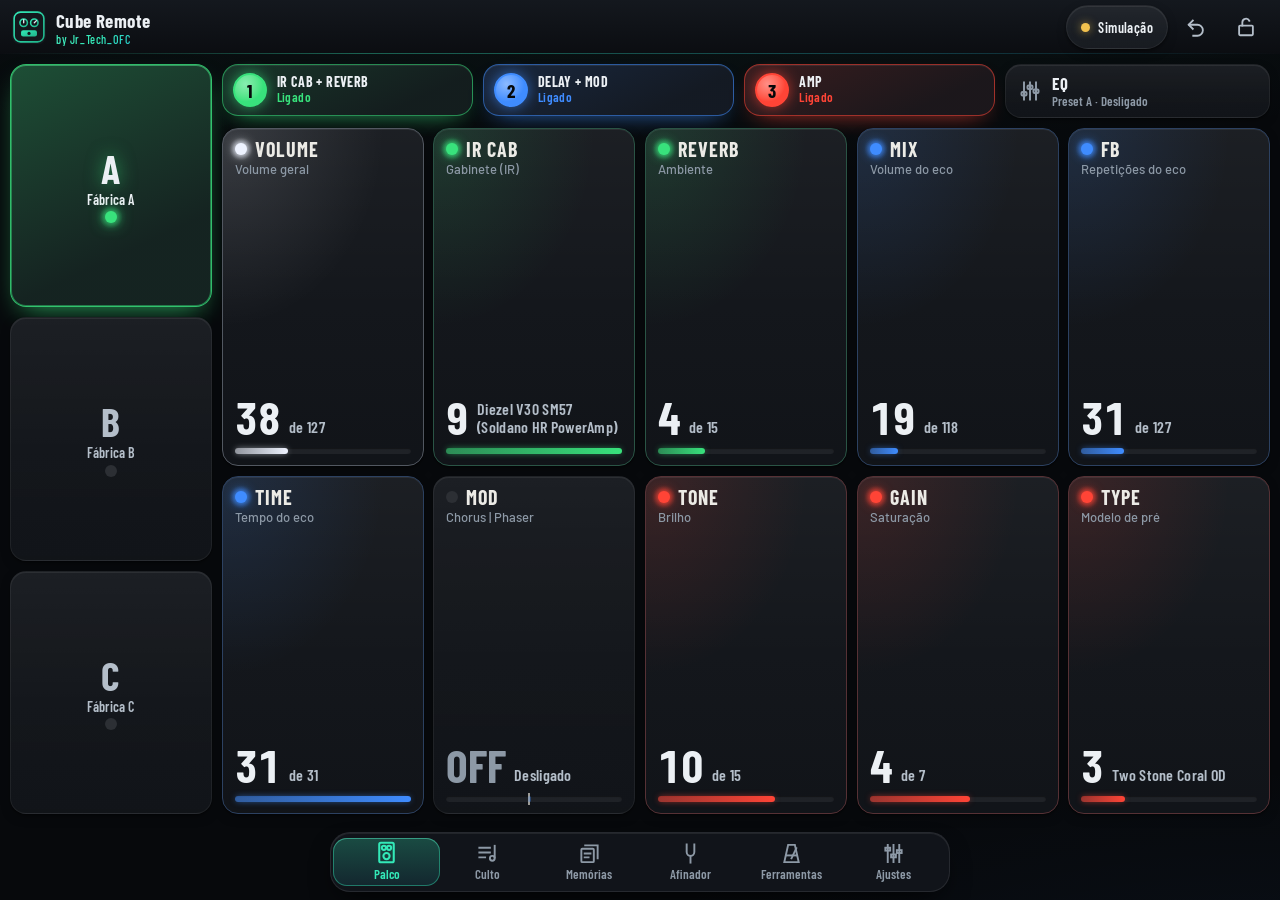
<file: cubesuite-android/assets/www/index.html>
<!DOCTYPE html>
<!-- Cube Remote · Copyright (c) 2026 José Renato · Jr_Tech_OFC. Todos os direitos reservados. -->
<html lang="pt-BR">
<head>
  <meta charset="UTF-8">
  <meta name="viewport" content="width=device-width, initial-scale=1.0, viewport-fit=cover, user-scalable=no">
  <title>Cube Remote</title>
  <link rel="stylesheet" href="css/tokens.css">
  <link rel="stylesheet" href="css/app.css">
</head>
<body>
  <div id="app" class="app" data-view="stage">
    <!-- cabeçalho -->
    <header class="topbar">
      <div class="brand">
        <img src="img/logo.svg" alt="" class="brand-logo">
        <div class="brand-text"><b>Cube Remote</b><span>by Jr_Tech_OFC</span></div>
      </div>
      <div class="top-actions">
        <button id="btnStatus" class="chip" type="button"><i class="dot"></i><span>Desconectada</span></button>
        <button id="btnUndo" class="icon-btn" type="button" aria-label="Desfazer última alteração"></button>
        <button id="btnLock" class="icon-btn" type="button" aria-label="Trava de palco"></button>
      </div>
    </header>

    <!-- navegação -->
    <nav class="nav" aria-label="Seções">
      <button data-go="stage" class="active" type="button"><span class="nav-ico" data-icon="pedal"></span><span>Palco</span></button>
      <button data-go="culto" type="button"><span class="nav-ico" data-icon="culto"></span><span>Culto</span></button>
      <button data-go="memory" type="button"><span class="nav-ico" data-icon="memory"></span><span>Memórias</span></button>
      <button data-go="tuner" type="button"><span class="nav-ico" data-icon="tuner"></span><span>Afinador</span></button>
      <button data-go="tools" type="button"><span class="nav-ico" data-icon="tools"></span><span>Ferramentas</span></button>
      <button data-go="settings" type="button"><span class="nav-ico" data-icon="settings"></span><span>Ajustes</span></button>
    </nav>

    <main class="views">
      <!-- ============ PALCO ============ -->
      <section id="view-stage" class="view active" aria-label="Palco">
        <div class="stage">
          <div id="presetBar" class="preset-bar" role="group" aria-label="Preset em edição"></div>
          <div id="moduleBar" class="module-bar" role="group" aria-label="Módulos"></div>
          <button type="button" id="eqStrip" class="eq-strip" aria-label="Abrir o equalizador"></button>
          <div id="tiles" class="tiles"></div>
        </div>
        <div id="stageState" class="stage-state" hidden></div>
      </section>

      <!-- ============ CULTO ============ -->
      <section id="view-culto" class="view scroll" aria-label="Culto"></section>

      <!-- ============ MEMÓRIAS ============ -->
      <section id="view-memory" class="view scroll" aria-label="Memórias"></section>

      <!-- ============ AFINADOR ============ -->
      <section id="view-tuner" class="view" aria-label="Afinador"></section>

      <!-- ============ APRENDER ============ -->
      <section id="view-learn" class="view scroll" aria-label="Aprender"></section>

      <!-- ============ FERRAMENTAS ============ -->
      <section id="view-tools" class="view scroll" aria-label="Ferramentas"></section>

      <!-- ============ AJUSTES ============ -->
      <section id="view-settings" class="view scroll" aria-label="Ajustes"></section>
    </main>
  </div>

  <!-- tela de ajuste de um controle (abre ao tocar num botão da tela Palco) -->
  <section id="adjust" class="adjust" hidden role="dialog" aria-modal="true" aria-labelledby="adjTitle"></section>

  <!-- equalizador (abre pelo botão EQ do Palco) -->
  <section id="eqScreen" class="eqs" hidden role="dialog" aria-modal="true" aria-labelledby="eqTitle"></section>

  <!-- diálogos (confirmações e explicações) -->
  <div id="dialog" class="sheet dialog" hidden>
    <div class="sheet-backdrop" data-close></div>
    <div class="sheet-card" role="dialog" aria-modal="true" aria-labelledby="dialogTitle"></div>
  </div>

  <!-- log -->
  <section id="logPanel" class="log-panel" hidden aria-label="Log"></section>

  <!-- trava de palco -->
  <div id="lockShield" class="lock-shield" hidden>
    <p>Controles travados. Segure o cadeado por 1 segundo para destravar.</p>
  </div>

  <div id="toast" class="toast" hidden role="status"></div>
  <div id="busy" class="busy" hidden><div class="spinner"></div><p id="busyText">Aguarde</p></div>

  <script src="js/icons.js"></script>
  <script src="js/bridge.js"></script>
  <script src="js/model.js"></script>
  <script src="js/controls.js"></script>
  <script src="js/ui.js"></script>
  <script src="js/dsp.js"></script>
  <script src="js/learn-data.js"></script>
  <script src="js/stage.js"></script>
  <script src="js/tuner.js"></script>
  <script src="js/sounds.js"></script>
  <script src="js/memory.js"></script>
  <script src="js/library.js"></script>
  <script src="js/exporter.js"></script>
  <script src="js/eq.js"></script>
  <script src="js/eqscreen.js"></script>
  <script src="js/live.js"></script>
  <script src="js/setlist.js"></script>
  <script src="js/irlab.js"></script>
  <script src="js/delay.js"></script>
  <script src="js/discover.js"></script>
  <script src="js/learn.js"></script>
  <script src="js/tools.js"></script>
  <script src="js/settings.js"></script>
  <script src="js/perf.js"></script>
  <script src="js/app.js"></script>
</body>
</html>
</file>
<file: cubesuite-android/assets/www/css/tokens.css>
/* Cube Remote · Copyright (c) 2026 José Renato · Jr_Tech_OFC. Todos os direitos reservados.
   Tokens de design. Para mudar cores, fontes ou tamanhos, edite só este arquivo (veja DESIGN.md). */

@font-face { font-family: "Barlow Condensed"; font-weight: 500; font-display: block; src: url(../fonts/barlow-condensed-latin-500-normal.woff2) format("woff2"); }
@font-face { font-family: "Barlow Condensed"; font-weight: 600; font-display: block; src: url(../fonts/barlow-condensed-latin-600-normal.woff2) format("woff2"); }
@font-face { font-family: "Barlow Condensed"; font-weight: 700; font-display: block; src: url(../fonts/barlow-condensed-latin-700-normal.woff2) format("woff2"); }
@font-face { font-family: "Barlow"; font-weight: 400; font-display: block; src: url(../fonts/barlow-latin-400-normal.woff2) format("woff2"); }
@font-face { font-family: "Barlow"; font-weight: 500; font-display: block; src: url(../fonts/barlow-latin-500-normal.woff2) format("woff2"); }
@font-face { font-family: "Barlow"; font-weight: 600; font-display: block; src: url(../fonts/barlow-latin-600-normal.woff2) format("woff2"); }

:root {
  /* app: fundo e superfícies (do mais fundo para o mais alto) */
  --bg: #07090c;
  --bg-glow: rgba(51, 234, 184, .07);    /* brilho verde-água bem leve no alto da tela */
  --surface: #12151a;
  --surface-2: #191d23;
  --surface-3: #21262e;
  --line: #262c35;
  --line-strong: #353d49;
  --line-soft: rgba(255, 255, 255, .06);
  --text: #ecf0f4;
  --text-2: #b4bec9;
  --muted: #8d99a6;
  --brand: #33eab8;
  --brand-2: #23c8e0;                    /* segunda cor do gradiente da marca (ciano) */
  --brand-ink: #04130e;
  --danger: #ff6b5e;
  --warn: #f2c14e;

  /* acabamento: gradiente dos cartões, brilho da borda de cima e sombras (3 alturas) */
  --sheen: linear-gradient(180deg, rgba(255, 255, 255, .045), rgba(255, 255, 255, .008) 55%, rgba(0, 0, 0, .06));
  --hl: inset 0 1px 0 rgba(255, 255, 255, .07);
  --e1: 0 1px 2px rgba(0, 0, 0, .45), 0 4px 12px -4px rgba(0, 0, 0, .5);
  --e2: 0 8px 18px -8px rgba(0, 0, 0, .7);
  --e3: 0 12px 28px -10px rgba(0, 0, 0, .85);         /* sombras curtas: borrão grande pesa no celular */
  --brand-grad: linear-gradient(135deg, #46f2c4 0%, var(--brand) 45%, var(--brand-2) 100%);
  --brand-glow: 0 8px 24px -8px rgba(51, 234, 184, .55);

  /* barra de abas, janelas e avisos: superfícies sólidas (sem translucidez nem desfoque,
     que pesam muito no celular; versão 2.8) */
  --glass: #11141a;
  --glass-strong: #12151a;
  --glass-line: rgba(255, 255, 255, .09);

  /* pedaleira */
  --panel-top: #18191c;
  --panel-bottom: #0e0f11;
  --silk: #ecebe6;
  --silk-dim: #9c9b96;
  --led-white: #eef3ff;
  --led-green: #38e27c;
  --led-blue: #3f8cff;
  --led-red: #ff4436;
  --led-off: #2c2f34;
  --skirt-1: #dcd8cf;
  --skirt-2: #a8a49b;
  --metal-1: #e3e5e8;
  --metal-2: #7d838b;

  /* tipografia */
  --font-label: "Barlow Condensed", "Roboto Condensed", system-ui, sans-serif;
  --font-body: "Barlow", system-ui, Roboto, sans-serif;

  /* medidas */
  --header-h: 54px;
  --nav-h: 60px;                         /* altura da barra em pílula */
  --nav-m: 8px;                          /* distância da pílula até a borda da tela */
  --nav-space: calc(var(--nav-h) + var(--nav-m) * 2 + env(safe-area-inset-bottom));
  --rail-w: 84px;
  --gap: 10px;
  --radius: 16px;
  --radius-sm: 12px;
  --radius-lg: 22px;
  --tap: 44px;

  /* movimento (Ajustes > Animações > Leves deixa tudo mais curto e sem efeitos) */
  --dur-1: 120ms;
  --dur-2: 200ms;
  --dur-3: 320ms;
  --ease-out: cubic-bezier(.22, 1, .36, 1);
  --ease-spring: cubic-bezier(.34, 1.45, .55, 1);
  --press: .965;

  color-scheme: dark;
}

@media (orientation: landscape) and (max-height: 560px) {
  :root { --header-h: 46px; --gap: 8px; --nav-space: 0px; }
}
</file>
<file: cubesuite-android/assets/www/css/app.css>
/* Cube Remote · Copyright (c) 2026 José Renato · Jr_Tech_OFC. Todos os direitos reservados.
   Estilos do app. Cores e medidas ficam em tokens.css. */

* { box-sizing: border-box; -webkit-tap-highlight-color: transparent; }
html, body { margin: 0; height: 100%; background: var(--bg); color: var(--text); overflow: hidden; }
body { font: 15px/1.45 var(--font-body); -webkit-font-smoothing: antialiased; user-select: none;
  background: radial-gradient(140% 55% at 50% -14%, var(--bg-glow), transparent 62%),
              radial-gradient(90% 45% at 100% 112%, rgba(63, 140, 255, .05), transparent 60%), var(--bg); }
h1, h2, h3, h4 { margin: 0; font-family: var(--font-label); font-weight: 700; letter-spacing: .3px; line-height: 1.15; }
p { margin: 0; }
button { font: inherit; color: inherit; }
[hidden] { display: none !important; }
.defs { position: absolute; }
:focus-visible { outline: 2px solid var(--brand); outline-offset: 2px; }
.ico { width: 22px; height: 22px; flex: none; display: block; }

/* ================================================================ estrutura
   Em pé: topo de vidro em cima, telas no meio e a barra de abas flutuando por cima (pílula de vidro).
   Deitado (celular baixo): a barra vira um trilho vertical flutuante à esquerda. */
.app {
  position: fixed; inset: 0;
  display: grid;
  grid-template-rows: calc(var(--header-h) + env(safe-area-inset-top)) minmax(0, 1fr);
  grid-template-areas: "top" "main";
}
.topbar { grid-area: top; position: relative; z-index: 5; display: flex; align-items: center; justify-content: space-between; gap: 8px;
  padding: env(safe-area-inset-top) 12px 0;
  background: linear-gradient(180deg, #14181e, #0b0d11); }
.topbar::after { content: ""; position: absolute; left: 0; right: 0; bottom: 0; height: 1px; pointer-events: none;
  background: linear-gradient(90deg, transparent, rgba(51, 234, 184, .38) 28%, rgba(35, 200, 224, .26) 72%, transparent); }
.views { grid-area: main; position: relative; overflow: hidden; }
.nav { position: fixed; z-index: 20; left: 0; right: 0; bottom: calc(var(--nav-m) + env(safe-area-inset-bottom)); margin: 0 auto;
  width: min(620px, calc(100% - var(--nav-m) * 2 - env(safe-area-inset-left) - env(safe-area-inset-right))); height: var(--nav-h);
  display: grid; grid-template-columns: repeat(6, minmax(0, 1fr)); padding: 5px; border-radius: 20px;
  background: var(--glass);
  border: 1px solid var(--glass-line); box-shadow: var(--hl), var(--e3); }

@media (orientation: landscape) and (max-height: 560px) {
  .app {
    grid-template-columns: calc(var(--rail-w) + env(safe-area-inset-left)) minmax(0, 1fr);
    grid-template-rows: var(--header-h) minmax(0, 1fr);
    grid-template-areas: "nav top" "nav main";
  }
  .topbar { padding: 0 calc(12px + env(safe-area-inset-right)) 0 10px; }
  .nav { position: relative; grid-area: nav; left: auto; right: auto; bottom: auto; width: auto; height: auto;
    margin: 8px 0 8px calc(8px + env(safe-area-inset-left)); grid-template-columns: none; grid-template-rows: repeat(6, minmax(0, 1fr));
    border-radius: 20px; }
  .nav button { font-size: 12px; letter-spacing: 0; }
}

/* cabeçalho */
.brand { display: flex; align-items: center; gap: 10px; min-width: 0; }
.brand-logo { width: 34px; height: 34px; flex: none; }
.brand-text { display: flex; flex-direction: column; line-height: 1.05; min-width: 0; }
.brand-text b { font: 700 19px var(--font-label); letter-spacing: .4px; white-space: nowrap; }
.brand-text span { font: 500 12px var(--font-label); letter-spacing: .6px; white-space: nowrap;
  background: var(--brand-grad); -webkit-background-clip: text; background-clip: text; color: transparent; }
.top-actions { display: flex; align-items: center; gap: 6px; }
.chip { display: inline-flex; align-items: center; gap: 8px; height: var(--tap); padding: 0 14px; border-radius: 22px; overflow: hidden;
  border: 1px solid var(--line-soft); background: var(--sheen), var(--surface-2); box-shadow: var(--hl), var(--e1);
  font: 600 14px var(--font-label); letter-spacing: .4px; cursor: pointer; }
.chip .dot { position: relative; width: 9px; height: 9px; border-radius: 50%; background: var(--muted); flex: none; }
.chip .dot::after { content: ""; position: absolute; inset: -4px; border-radius: 50%; border: 2px solid currentColor; opacity: 0; }
.chip.on .dot { background: var(--brand); color: var(--brand); box-shadow: 0 0 8px var(--brand); }
.chip.sim .dot { background: var(--warn); color: var(--warn); box-shadow: 0 0 8px rgba(242, 193, 78, .6); }
.chip.search .dot { background: var(--warn); color: var(--warn); }
.chip.search .dot::after { animation: ping 1.1s var(--ease-out) infinite; }
@keyframes ping { 0% { transform: scale(.5); opacity: .9; } 75%, 100% { transform: scale(1.9); opacity: 0; } }
.chip.connect { background: var(--brand-grad); border-color: transparent; color: var(--brand-ink); font-size: 16px; padding: 0 16px;
  box-shadow: inset 0 1px 0 rgba(255, 255, 255, .4), var(--brand-glow); }
.chip.connect .ico { width: 20px; height: 20px; }
.chip.connect::after { content: ""; position: absolute; top: 0; bottom: 0; left: -60%; width: 45%; pointer-events: none;
  background: linear-gradient(100deg, transparent, rgba(255, 255, 255, .55), transparent); display: none; }
@keyframes blink { 50% { opacity: .25; } }
.icon-btn { width: var(--tap); height: var(--tap); display: grid; place-items: center; border: 1px solid transparent;
  background: transparent; border-radius: 14px; cursor: pointer; color: var(--text-2); }
.icon-btn:active { background: var(--surface-2); }
.icon-btn.active { color: var(--warn); border-color: rgba(242, 193, 78, .45); background: rgba(242, 193, 78, .08); box-shadow: 0 0 16px -6px rgba(242, 193, 78, .7); }
.icon-btn.holding { background: rgba(242, 193, 78, .22); transition: background 1s linear; }

/* navegação: barra flutuante com uma moldura (cantos arredondados, cantos concêntricos com a barra) que
   "escorre" até a aba escolhida: a ponta da frente chega primeiro e a de trás alcança depois (ui.js). */
.nav-ind { position: absolute; left: 0; top: 0; width: var(--iw, 0px); height: var(--ih, 0px); transform: translate(var(--ix, 0px), var(--iy, 0px));
  border-radius: 14px; pointer-events: none; opacity: 0;
  background: linear-gradient(180deg, rgba(51, 234, 184, .26), rgba(35, 200, 224, .10));
  box-shadow: inset 0 0 0 1px rgba(51, 234, 184, .42), inset 0 1px 0 rgba(255, 255, 255, .14);
  transition: opacity var(--dur-2); }
.nav.ready .nav-ind { opacity: 1; }
.nav button { position: relative; z-index: 1; display: flex; flex-direction: column; align-items: center; justify-content: center; gap: 2px; border: 0;
  min-width: 0; padding: 0 2px; border-radius: 14px; background: transparent; color: var(--muted); font: 600 12px/1.1 var(--font-label); letter-spacing: 0;
  white-space: nowrap; cursor: pointer; min-height: var(--tap); transition: color var(--dur-2); }
.nav button > span:last-child { max-width: 100%; overflow: hidden; text-overflow: ellipsis; }
.nav button .ico { width: 23px; height: 23px; transition: transform var(--dur-3) var(--ease-spring); }
.nav button.active { color: var(--brand); }
.nav button.active .ico { transform: translateY(-1px) scale(1.08); animation: navPop .5s var(--ease-spring); }
.nav button.active > span:last-child { animation: navLabel .4s var(--ease-out); }
@keyframes navPop { 0% { transform: translateY(3px) scale(.72); } 55% { transform: translateY(-3px) scale(1.18); } }
@keyframes navLabel { from { opacity: .3; transform: translateY(3px); } }
.nav button.active .nav-ico { position: relative; }
@media (min-width: 400px) { .nav button { font-size: 13px; } }
@media (max-width: 380px) { .nav { padding: 4px; } .nav button { font-size: 11.5px; letter-spacing: -.15px; } }
@media (max-width: 359px) { .nav button { font-size: 10.5px; padding: 0; } }

/* ================================================================ telas */
.view { position: absolute; inset: 0; display: none; }
.view.active { display: flex; flex-direction: column; z-index: 1; }
.view.leaving { display: flex; flex-direction: column; z-index: 0; pointer-events: none; }
.view.scroll { overflow-y: auto; overscroll-behavior: contain; -webkit-overflow-scrolling: touch; user-select: text; padding-bottom: var(--nav-space); }
.view.scroll.active, .view.scroll.leaving { display: block; }

/* ================================================================ PALCO
   Feito para o culto: alvos grandes, leitura de longe, um toque abre o ajuste. */
#view-stage { padding: var(--gap) var(--gap) calc(var(--gap) + var(--nav-space)); }
.stage { flex: 1; min-height: 0; display: grid; gap: var(--gap);
  grid-template-columns: minmax(0, 1fr); grid-template-rows: auto auto auto minmax(0, 1fr);
  grid-template-areas: "presets" "modules" "eq" "tiles"; }
#view-stage.offline .stage { filter: grayscale(.7) brightness(.4); pointer-events: none; }

.led-dot { width: 10px; height: 10px; border-radius: 50%; flex: none; background: var(--led, var(--brand)); box-shadow: 0 0 8px var(--led, var(--brand)); }
.led { position: relative; display: block; width: 12px; height: 12px; border-radius: 50%; flex: none; background: var(--led-off); transition: background .15s, box-shadow .15s; }
/* halo que "respira" devagar nos LEDs acesos do Palco (some no modo Animações: Leves) */
.led::after { content: ""; position: absolute; inset: -6px; border-radius: 50%; pointer-events: none; opacity: 0;
  background: radial-gradient(circle, color-mix(in srgb, var(--led) 75%, transparent) 0%, transparent 68%); }
.tile.on .led::after, .preset-btn.active .led::after, .adjust:not(.zeroed) .adj-title .led::after { opacity: .6; }

/* presets A B C */
.preset-bar { grid-area: presets; display: grid; grid-template-columns: repeat(3, minmax(0, 1fr)); gap: var(--gap); }
.preset-btn { display: flex; align-items: center; justify-content: center; gap: 10px; min-height: 60px; height: clamp(60px, 8.5dvh, 78px);
  border-radius: var(--radius); border: 1px solid var(--line-soft); background: var(--sheen), var(--surface); box-shadow: var(--hl), var(--e1);
  color: var(--muted); cursor: pointer; padding: 0 8px; }
.preset-btn b { font: 700 clamp(30px, 4.6dvh, 40px)/1 var(--font-label); color: var(--text-2); }
.preset-btn span { font: 600 14px var(--font-label); letter-spacing: 1px; text-transform: uppercase; }
.preset-btn { min-width: 0; }
.preset-btn.named span { text-transform: none; letter-spacing: .2px; font-size: 15px; color: var(--text-2); min-width: 0;
  overflow: hidden; display: -webkit-box; -webkit-line-clamp: 2; -webkit-box-orient: vertical; line-height: 1.1; text-align: left; }
.preset-btn.active.named span { color: var(--text); }
.preset-btn.active { border-color: color-mix(in srgb, var(--led) 80%, transparent); color: var(--text-2);
  background: linear-gradient(155deg, color-mix(in srgb, var(--led) 28%, var(--surface)) 0%, color-mix(in srgb, var(--led) 7%, var(--surface)) 72%);
  box-shadow: inset 0 0 0 1px color-mix(in srgb, var(--led) 45%, transparent), inset 0 1px 0 rgba(255, 255, 255, .12),
              0 12px 28px -12px color-mix(in srgb, var(--led) 75%, transparent); }
.preset-btn.active b { color: var(--text); text-shadow: 0 0 18px color-mix(in srgb, var(--led) 55%, transparent); }
.preset-btn.active .led { background: var(--led); box-shadow: 0 0 8px var(--led), 0 0 16px var(--led); }

/* módulos 1 2 3 */
.module-bar { grid-area: modules; display: grid; grid-template-columns: repeat(3, minmax(0, 1fr)); gap: var(--gap); }
.module-btn { display: flex; align-items: center; gap: 10px; min-height: 56px; height: clamp(56px, 7.4dvh, 68px); padding: 0 10px;
  border-radius: var(--radius); border: 1.5px dashed var(--line-strong); background: rgba(255, 255, 255, .015); cursor: pointer; text-align: left; min-width: 0; }
.m-n { flex: none; width: 34px; height: 34px; border-radius: 50%; display: grid; place-items: center; border: 2px solid var(--led-off);
  font: 700 19px var(--font-label); color: var(--muted); }
.m-text { display: grid; min-width: 0; line-height: 1.1; }
.m-text b { font: 700 14px/1.05 var(--font-label); letter-spacing: .4px; color: var(--text-2); overflow: hidden; display: -webkit-box; -webkit-line-clamp: 2; -webkit-box-orient: vertical; }
.m-text small { font: 600 13px var(--font-label); letter-spacing: .4px; color: var(--muted); }
.module-btn.on { border-style: solid; border-color: color-mix(in srgb, var(--led) 55%, transparent);
  background: linear-gradient(155deg, color-mix(in srgb, var(--led) 16%, var(--surface)), color-mix(in srgb, var(--led) 4%, var(--surface)) 75%);
  box-shadow: var(--hl), 0 10px 24px -14px color-mix(in srgb, var(--led) 80%, transparent); }
.module-btn.on .m-n { background: radial-gradient(circle at 35% 30%, color-mix(in srgb, #fff 40%, var(--led)), var(--led) 62%); border-color: var(--led); color: #06080a;
  box-shadow: 0 0 14px color-mix(in srgb, var(--led) 65%, transparent); animation: ledOn .55s var(--ease-out); }
@keyframes ledOn { 0% { transform: scale(.72); box-shadow: 0 0 0 0 var(--led); } 45% { transform: scale(1.14); box-shadow: 0 0 26px 6px color-mix(in srgb, var(--led) 70%, transparent); } }
.module-btn.on .m-text b { color: var(--text); }
.module-btn.on .m-text small { color: var(--led); }

/* 10 controles */
.tiles { grid-area: tiles; min-height: 0; display: grid; gap: var(--gap);
  grid-template-columns: repeat(2, minmax(0, 1fr)); grid-template-rows: repeat(5, minmax(0, 1fr)); }
.tile { container-type: size; position: relative; min-width: 0; min-height: 0; display: grid; cursor: pointer; text-align: left;
  grid-template-columns: auto minmax(0, 1fr); grid-template-rows: auto auto minmax(0, 1fr) auto;
  grid-template-areas: "head head" "name name" "val sub" "bar bar"; column-gap: 8px;
  padding: 10px 12px 11px; border-radius: var(--radius); border: 1px solid var(--line-soft); background: var(--sheen), var(--surface);
  box-shadow: var(--hl), var(--e1); }
.tile.on { border-color: color-mix(in srgb, var(--led) 22%, var(--line));
  background: radial-gradient(130% 95% at 0% 0%, color-mix(in srgb, var(--led) 14%, transparent), transparent 62%), var(--sheen), var(--surface); }
.tile:active { background-color: var(--surface-2); }
.t-head { grid-area: head; display: flex; align-items: center; gap: 8px; min-width: 0; }
.t-head b { font: 700 clamp(15px, 15cqh, 20px)/1 var(--font-label); letter-spacing: 1px; color: var(--silk); white-space: nowrap; }
.t-name { grid-area: name; font: 500 13px/1.2 var(--font-body); color: var(--muted); white-space: nowrap; overflow: hidden; text-overflow: ellipsis; margin-top: 3px; }
.t-val { grid-area: val; align-self: end; font: 700 clamp(22px, min(30cqh, 26cqw), 48px)/1 var(--font-label); font-variant-numeric: tabular-nums; color: var(--text); }
.t-sub { grid-area: sub; align-self: end; padding-bottom: .2em; font: 600 clamp(13px, 11cqh, 16px)/1.15 var(--font-label); letter-spacing: .3px; color: var(--text-2);
  overflow: hidden; display: -webkit-box; -webkit-line-clamp: 2; -webkit-box-orient: vertical; }
.t-bar { grid-area: bar; position: relative; height: 6px; margin-top: 8px; border-radius: 3px; background: rgba(255, 255, 255, .06); box-shadow: inset 0 1px 1px rgba(0, 0, 0, .4); }
.t-bar i { position: absolute; top: 0; bottom: 0; border-radius: 3px; background: linear-gradient(90deg, color-mix(in srgb, var(--led) 55%, transparent), var(--led));
  box-shadow: 0 0 6px -1px color-mix(in srgb, var(--led) 70%, transparent); transition: left var(--dur-2) var(--ease-out), width var(--dur-2) var(--ease-out), opacity var(--dur-2); }
.t-bar.bipolar::before { content: ""; position: absolute; left: calc(7 / 15 * 100%); top: -3px; bottom: -3px; width: 2px; background: var(--silk-dim); }
.tile.on .led { background: var(--led); box-shadow: 0 0 6px var(--led), 0 0 12px var(--led); }
.tile:not(.on) .t-val { color: var(--muted); }
.tile:not(.on) .t-bar i { opacity: .35; box-shadow: none; }
.tile.module-off { border-style: dashed; border-color: var(--line-strong); background: var(--surface); box-shadow: none; }
.tile.module-off > * { opacity: .45; }
.tile.module-off .t-head { opacity: 1; }
.tile.module-off .t-head::after { content: "Módulo desligado"; margin-left: auto; font: 600 12px var(--font-label); letter-spacing: .4px; color: var(--muted); white-space: nowrap; }
@container (max-height: 92px) { .t-name { display: none; } .t-bar { margin-top: 5px; } }
@container (max-width: 150px) { .tile.module-off .t-head::after { content: "OFF"; } }
@container (max-width: 90px) { .t-name, .t-sub { display: none; } .t-head { gap: 5px; } .t-head b { font-size: 14px; letter-spacing: .4px; } .tile.module-off .t-head::after { content: none; } }

/* celulares baixos em pé: rótulo e valor na mesma linha */
@media (orientation: portrait) and (max-height: 760px) {
  .stage { gap: 8px; }
  .tiles { gap: 8px; }
  .preset-btn { height: 50px; min-height: 50px; }
  .module-btn { height: 50px; min-height: 50px; gap: 8px; padding: 0 8px; }
  .eq-strip { height: 44px; min-height: 44px; }
  .m-n { width: 28px; height: 28px; font-size: 16px; }
  .m-text b { font-size: 13px; }
  .m-text small { font-size: 12px; }
  .tile { grid-template-columns: minmax(0, 1fr) auto; grid-template-rows: minmax(0, 1fr) auto auto;
    grid-template-areas: "head val" "sub sub" "bar bar"; padding: 8px 10px 9px; align-items: center; }
  .t-name { display: none; }
  .t-val { align-self: center; font-size: clamp(22px, 26px, 30px); }
  .t-sub { -webkit-line-clamp: 1; font-size: 13px; padding: 0; }
  .t-bar { margin-top: 6px; }
}

/* deitado: presets na coluna esquerda, módulos em cima, controles 5 x 2 */
@media (orientation: landscape) {
  .stage { grid-template-columns: minmax(118px, 16%) minmax(0, 1fr); grid-template-rows: auto minmax(0, 1fr);
    grid-template-areas: "presets modules eq" "presets tiles tiles"; grid-template-columns: minmax(118px, 16%) minmax(0, 1fr) minmax(150px, 21%); }
  .eq-strip { height: 52px; min-height: 52px; padding: 0 10px; gap: 8px; }
  .eq-strip .eq-spark, .eq-strip > .ico { display: none; }
  .eq-strip-txt { flex: 1; }
  .eq-strip-txt small { white-space: normal; font-size: 12.5px; line-height: 1.1; }
  .preset-bar { grid-template-columns: none; grid-template-rows: repeat(3, minmax(0, 1fr)); }
  .preset-btn { height: auto; flex-direction: column; gap: 4px; }
  .preset-btn .led { order: 3; }
  .preset-btn.named span { text-align: center; font-size: 14px; }
  .module-btn { height: 52px; min-height: 52px; }
  .tiles { grid-template-columns: repeat(5, minmax(0, 1fr)); grid-template-rows: repeat(2, minmax(0, 1fr)); }
}
@media (orientation: landscape) and (max-width: 700px) { .stage { grid-template-columns: 92px minmax(0, 1fr) 118px; } .tile { padding: 8px 9px 9px; } .eq-spark, .eq-strip-ico { display: none; } }

/* estados da tela Palco (sem pedaleira, procurando) */
.stage-state { position: absolute; inset: var(--gap); display: grid; place-items: center; z-index: 3; }
.state-card { max-width: 400px; width: 100%; padding: 24px 20px; border-radius: var(--radius); background: rgba(16, 18, 22, .97);
  border: 1px solid var(--line); text-align: center; display: grid; gap: 10px; justify-items: center; }
.state-card h2 { font-size: 26px; }
.state-card p { color: var(--text-2); font-size: 15px; white-space: pre-line; }
.state-ico { width: 38px; height: 38px; color: var(--brand); }
.state-actions { display: grid; grid-template-columns: 1fr 1fr; gap: 10px; width: 100%; margin-top: 6px; }
.btn.big { min-height: 56px; font-size: 18px; }

/* ================================================================ TELA DE AJUSTE */
/* Abre "crescendo" a partir do controle tocado e fecha voltando para ele (o app calcula --fx, --fy e --fs). */
.adjust { position: fixed; inset: 0; z-index: 45; display: flex; flex-direction: column; transform-origin: 0 0;
  background: radial-gradient(110% 46% at 50% -6%, color-mix(in srgb, var(--led) 16%, transparent), transparent 70%), var(--bg);
  padding: env(safe-area-inset-top) env(safe-area-inset-right) env(safe-area-inset-bottom) env(safe-area-inset-left);
  animation: zoomIn var(--dur-3) var(--ease-out);
  transition: display var(--dur-3) allow-discrete, opacity var(--dur-2) ease-in, transform var(--dur-3) var(--ease-out); }
.adjust[hidden] { opacity: 0; transform: translate(var(--fx, 0px), var(--fy, 28px)) scale(var(--fs, 1)); pointer-events: none; }
@keyframes zoomIn { from { opacity: 0; transform: translate(var(--fx, 0px), var(--fy, 28px)) scale(var(--fs, 1)); } 45% { opacity: 1; } }
.adj-head { position: relative; flex: none; display: grid; grid-template-columns: 56px minmax(0, 1fr) 56px 56px; align-items: center; gap: 6px; padding: 8px 10px; }
.adj-head::after, .eq-head::after { content: ""; position: absolute; left: 0; right: 0; bottom: 0; height: 1px; pointer-events: none;
  background: linear-gradient(90deg, transparent, color-mix(in srgb, var(--led, var(--brand)) 45%, transparent) 30%, color-mix(in srgb, var(--led, var(--brand)) 25%, transparent) 70%, transparent); }
.nav-arrow, .adj-close { width: 56px; height: 56px; display: grid; place-items: center; border-radius: 16px; border: 1px solid var(--line-soft);
  background: var(--sheen), var(--surface-2); box-shadow: var(--hl), var(--e1); cursor: pointer; padding: 0; }
.adj-close { background: var(--sheen), var(--surface-3); }
.nav-arrow .ico, .adj-close .ico { width: 26px; height: 26px; }
.nav-arrow:active, .adj-close:active { background-color: var(--surface-3); }
.ico.flip { transform: scaleX(-1); }
.adj-title { display: flex; align-items: center; gap: 10px; min-width: 0; padding-left: 4px; }
.adj-title .led { width: 14px; height: 14px; }
.adjust:not(.zeroed) .adj-title .led { background: var(--led); box-shadow: 0 0 8px var(--led), 0 0 14px var(--led); }
.adj-title h2 { font-size: 30px; color: var(--silk); letter-spacing: 1px; }
.adj-title p { font: 600 15px var(--font-label); color: var(--led); letter-spacing: .3px; white-space: nowrap; overflow: hidden; text-overflow: ellipsis; }
.adj-title > div { min-width: 0; }
.adjust.module-off .adj-title p::after { content: " · módulo desligado"; color: var(--muted); }

.adj-main { flex: 1; min-height: 0; overflow-y: auto; overscroll-behavior: contain; display: flex; flex-direction: column; gap: 16px; padding: 14px 16px 18px; }
.adj-left, .adj-right { display: contents; }
.adj-value { order: 1; display: flex; flex-direction: column; align-items: center; gap: 4px; text-align: center; padding-top: 4px; }
.av-big { display: block; font: 700 clamp(64px, 15dvh, 140px)/.95 var(--font-label); font-variant-numeric: tabular-nums; color: var(--led);
  text-shadow: 0 0 16px color-mix(in srgb, var(--led) 40%, transparent); }
.av-long { font: 600 18px/1.25 var(--font-label); letter-spacing: .3px; color: var(--text-2); }
.adjust.zeroed .av-big { color: var(--muted); text-shadow: none; }
.adj-slider { order: 2; padding: 0 6px; margin-top: auto; }
.adj-slider .slider.big { height: 64px; }
.adj-slider .slider.big .s-track { height: 14px; border-radius: 7px; }
.adj-slider .slider.big .s-thumb { width: 46px; height: 46px; margin: -23px 0 0 -23px; border-width: 3px; }
.quick { order: 3; display: grid; grid-template-columns: repeat(auto-fit, minmax(58px, 1fr)); gap: 8px; }
.quick-btn { min-height: 60px; border-radius: 14px; border: 1px solid var(--line-soft); background: var(--sheen), var(--surface); box-shadow: var(--hl), var(--e1);
  font: 700 18px var(--font-label); letter-spacing: .3px; cursor: pointer; padding: 0 4px; }
.quick-btn.active { background: linear-gradient(160deg, color-mix(in srgb, #fff 22%, var(--led)), var(--led)); border-color: transparent; color: #06080a;
  box-shadow: inset 0 1px 0 rgba(255, 255, 255, .35), 0 8px 22px -8px color-mix(in srgb, var(--led) 80%, transparent); }
.quick.many { grid-template-columns: repeat(auto-fill, minmax(52px, 1fr)); }
.quick.many .quick-btn { min-height: 52px; font-size: 20px; }
.slot-grid { order: 2; display: grid; grid-template-columns: repeat(3, minmax(0, 1fr)); gap: 8px; }
.slot-btn { min-height: clamp(72px, 10.5dvh, 120px); display: grid; align-content: start; gap: 2px; padding: 10px; text-align: left; cursor: pointer; min-width: 0;
  border-radius: 16px; border: 1px solid var(--line-soft); background: var(--sheen), var(--surface); box-shadow: var(--hl), var(--e1); }
.slot-btn b { font: 700 28px/1 var(--font-label); color: var(--silk); }
.slot-btn span { font: 600 14px/1.15 var(--font-label); letter-spacing: .2px; color: var(--text); overflow-wrap: anywhere; }
.slot-btn small { font: 600 12px var(--font-label); color: var(--muted); letter-spacing: .4px; }
.slot-btn.active { border-color: var(--led); background: linear-gradient(155deg, color-mix(in srgb, var(--led) 24%, var(--surface)), color-mix(in srgb, var(--led) 6%, var(--surface)) 75%);
  box-shadow: inset 0 0 0 1px var(--led), 0 10px 26px -12px color-mix(in srgb, var(--led) 80%, transparent); }
.slot-btn.active b { color: var(--led); }
.stepper-big { order: 4; margin-top: auto; display: grid; grid-template-columns: 1fr 1.25fr 1fr; gap: 10px; }
.step-big { min-height: clamp(76px, 11dvh, 112px); display: grid; place-items: center; border-radius: 20px; border: 1px solid var(--line-soft);
  background: var(--sheen), var(--surface-2); box-shadow: var(--hl), var(--e1); cursor: pointer; padding: 0; touch-action: none; }
.step-big .ico { width: 38px; height: 38px; stroke-width: 2.4; }
.step-big:active { background-color: color-mix(in srgb, var(--led) 22%, var(--surface-2)); border-color: var(--led);
  box-shadow: 0 0 0 1px var(--led), 0 0 26px -6px color-mix(in srgb, var(--led) 80%, transparent); }
.zero-btn { min-height: clamp(76px, 11dvh, 112px); display: grid; place-content: center; gap: 2px; border-radius: 20px; cursor: pointer; padding: 0 6px;
  border: 1.5px solid var(--led); background: linear-gradient(160deg, color-mix(in srgb, var(--led) 20%, var(--surface)), color-mix(in srgb, var(--led) 6%, var(--surface)));
  box-shadow: var(--hl), 0 10px 26px -14px color-mix(in srgb, var(--led) 90%, transparent); }
.zero-btn b { font: 700 22px var(--font-label); letter-spacing: .5px; color: var(--led); }
.zero-btn small { font: 600 13px var(--font-label); color: var(--text-2); }
.zero-btn[aria-checked="false"] { border: 1.5px dashed var(--line-strong); background: var(--surface); box-shadow: none; }
.zero-btn[aria-checked="false"] b { color: var(--muted); }
.adj-actions { order: 5; display: grid; grid-template-columns: 1fr 1fr; gap: 10px; }
.adj-actions .btn { min-height: 52px; padding: 0 10px; font-size: 16px; }
.adj-about { order: 6; display: grid; gap: 10px; padding: 14px; border-radius: var(--radius); background: var(--sheen), var(--surface); border: 1px solid var(--line-soft); box-shadow: var(--hl); user-select: text; }
.adj-about p { color: var(--text-2); }

@media (orientation: landscape) and (max-height: 560px) {
  .adj-head { padding: 6px 10px; grid-template-columns: 52px minmax(0, 1fr) 52px 52px; }
  .nav-arrow, .adj-close { width: 52px; height: 52px; }
  .adj-main { flex-direction: row; gap: 18px; padding: 12px 16px; }
  .adj-left { display: flex; flex-direction: column; justify-content: center; gap: 12px; width: 42%; flex: none; }
  .stepper-big, .adj-slider { margin-top: 0; }
  .adj-right { display: flex; flex-direction: column; justify-content: center; gap: 14px; flex: 1; min-width: 0; }
  .av-big { font-size: clamp(48px, 17dvh, 92px); }
  .step-big, .zero-btn { min-height: 68px; }
  .slot-grid { flex: 1; grid-auto-rows: minmax(0, 1fr); }
  .slot-btn { min-height: 0; padding: 8px 10px; }
  .slot-btn b { font-size: 22px; }
}

/* ================================================================ AFINADOR */
#view-tuner { padding: var(--gap) var(--gap) calc(var(--gap) + var(--nav-space)); }
.tuner { --pos: 50%; flex: 1; min-height: 0; display: grid; grid-template-rows: minmax(0, 1fr) auto; gap: var(--gap); }
.tr-display { min-height: 0; display: flex; flex-direction: column; align-items: center; justify-content: center; gap: clamp(8px, 2dvh, 20px);
  padding: 16px; border-radius: var(--radius-lg); border: 1px solid var(--line-soft); box-shadow: var(--hl), var(--e1);
  background: radial-gradient(80% 60% at 50% 0%, rgba(255, 255, 255, .035), transparent 70%), var(--sheen), var(--surface); transition: background var(--dur-3); }
.tuner.in-tune .tr-display { background: radial-gradient(80% 70% at 50% 30%, rgba(56, 226, 124, .13), transparent 70%), var(--sheen), var(--surface); }
.tr-note { display: flex; align-items: flex-start; gap: 6px; }
.tr-letter { font: 700 clamp(110px, 24dvh, 230px)/.82 var(--font-label); color: var(--text); transition: color .15s; }
.tr-side { display: flex; flex-direction: column; justify-content: space-between; min-height: 1.9em; font: 700 clamp(30px, 5.5dvh, 58px)/1 var(--font-label); color: var(--text-2); }
.tr-cents { font: 700 clamp(22px, 3.8dvh, 34px)/1 var(--font-label); letter-spacing: .4px; color: var(--text-2); }
.meter { position: relative; width: 100%; max-width: 760px; height: clamp(62px, 10dvh, 92px); }
.m-zone { position: absolute; left: 47%; width: 6%; top: 0; height: 62%; border-radius: 6px; background: linear-gradient(180deg, rgba(56, 226, 124, .26), rgba(56, 226, 124, .08)); }
.m-ticks i { position: absolute; left: var(--p); top: 12%; width: 2px; height: 38%; margin-left: -1px; background: var(--line-strong); }
.m-ticks i.zero { top: 0; height: 62%; width: 3px; margin-left: -1.5px; background: var(--text-2); }
.m-ticks i span { position: absolute; top: calc(100% + 6px); left: 50%; transform: translateX(-50%); font: 600 13px var(--font-label); color: var(--muted); }
.m-ticks i.zero span { top: calc(100% + 6px); }
.m-ticks i:not(.zero) span { top: calc(100% + 6px + 24%); }
.m-needle { position: absolute; top: -6px; left: var(--pos); width: 8px; margin-left: -4px; height: calc(62% + 12px); border-radius: 4px;
  background: linear-gradient(180deg, #ffe08a, var(--warn)); box-shadow: 0 0 12px rgba(242, 193, 78, .55); transition: left .12s var(--ease-out), background var(--dur-2), box-shadow var(--dur-2); }
.tuner.in-tune .m-needle { background: linear-gradient(180deg, #9cf5bd, var(--led-green)); box-shadow: 0 0 16px var(--led-green), 0 0 34px rgba(56, 226, 124, .5); }
.tuner.in-tune .tr-letter, .tuner.in-tune .tr-cents { color: var(--led-green); }
.tuner.in-tune .tr-letter { text-shadow: 0 0 20px rgba(56, 226, 124, .45); }
.tuner.low .tr-letter, .tuner.high .tr-letter { color: var(--warn); }
.tuner.idle .tr-letter { color: var(--led-off); }
.tuner.idle .m-needle { opacity: .2; left: 50%; }
.tr-arrows { display: grid; grid-template-columns: 1fr auto 1fr; gap: 10px; align-items: center; width: 100%; max-width: 760px;
  font: 600 16px var(--font-label); letter-spacing: .3px; color: var(--muted); }
.tr-high { text-align: right; }
.tr-low, .tr-high { opacity: .35; }
.tuner.low .tr-low, .tuner.high .tr-high { opacity: 1; color: var(--warn); }
.tr-hz { font-variant-numeric: tabular-nums; }
.tr-strings { display: flex; gap: clamp(6px, 2vw, 12px); }
.tr-str { width: clamp(46px, 12vw, 64px); height: clamp(46px, 12vw, 64px); border-radius: 50%; display: grid; place-content: center; justify-items: center;
  border: 2px solid var(--line-strong); font: 700 22px/1 var(--font-label); color: var(--text-2); }
.tr-str small { font: 600 10px var(--font-label); color: var(--muted); }
.tr-str { transition: border-color var(--dur-2), background var(--dur-2), box-shadow var(--dur-2), transform var(--dur-3) var(--ease-spring); }
.tr-str.on { border-color: var(--brand); color: var(--text); background: color-mix(in srgb, var(--brand) 16%, transparent); box-shadow: 0 0 18px -4px rgba(51, 234, 184, .7); transform: scale(1.06); }
.tr-msg { color: var(--danger); text-align: center; font-size: 14px; }
.strobe { display: none; position: relative; width: 100%; max-width: 760px; height: clamp(62px, 10dvh, 92px); border-radius: 12px; overflow: hidden;
  background: #0a0b0d; border: 1px solid var(--line); }
.strobe-band { position: absolute; left: 0; right: 0; top: 0; height: 50%;
  background: repeating-linear-gradient(90deg, var(--warn) 0 28px, transparent 28px 56px); background-position-x: var(--strobe, 0px); opacity: .9; }
.strobe-band.b2 { top: 50%; background: repeating-linear-gradient(90deg, var(--warn) 0 14px, transparent 14px 28px); background-position-x: var(--strobe2, 0px); opacity: .55; }
.tuner.in-tune .strobe-band { background-image: repeating-linear-gradient(90deg, var(--led-green) 0 28px, transparent 28px 56px); }
.tuner.in-tune .strobe-band.b2 { background-image: repeating-linear-gradient(90deg, var(--led-green) 0 14px, transparent 14px 28px); }
.tuner.idle .strobe-band { opacity: .15; }
.tuner.strobe-mode .strobe { display: block; }
.tuner.strobe-mode .meter { display: none; }
.tu-list { display: grid; gap: 8px; }
.tu-item { display: grid; gap: 2px; text-align: left; min-height: 56px; padding: 10px 14px; border-radius: 14px; border: 1px solid var(--line-soft); background: var(--sheen), var(--surface-2); box-shadow: var(--hl); cursor: pointer; }
.tu-item b { font: 700 18px var(--font-label); }
.tu-item span { color: var(--text-2); font-size: 14px; letter-spacing: 1px; }
.tu-item.active { border-color: var(--brand); background: color-mix(in srgb, var(--brand) 12%, var(--surface-2)); }
.tr-tuning { min-height: 48px; justify-content: flex-start; }
.tr-tuning span { white-space: nowrap; overflow: hidden; text-overflow: ellipsis; }
.tr-note-usb { color: var(--text-2); text-align: center; font-size: 14px; max-width: 520px; }
.tr-opts { display: grid; grid-template-columns: minmax(0, 1fr) minmax(0, 1fr); align-items: center; gap: var(--gap); }
.tr-opts .stepper { justify-content: space-between; }
.tr-opts .seg { flex: 1; }
.tr-opts .seg button { display: block; min-height: 48px; min-width: 48px; line-height: 48px; font-size: 16px; white-space: nowrap; }
.tr-opts .stepper b { min-width: 0; flex: 1; text-align: center; white-space: nowrap; }
.tr-opts .stepper .step { flex: none; width: 48px; }
@media (orientation: landscape) and (max-height: 560px) {
  .tr-display { display: grid; grid-template-columns: auto minmax(0, 1fr); column-gap: 32px; row-gap: 10px; align-content: center;
    grid-template-areas: "note cents" "note meter" "note arrows" "note strings" "msg msg" "usb usb"; padding: 12px 24px; }
  .tr-note-usb { grid-area: usb; justify-self: center; font-size: 13px; }
  .tr-note { grid-area: note; align-self: center; }
  .tr-letter { font-size: clamp(100px, 40dvh, 200px); }
  .tr-cents { grid-area: cents; justify-self: center; }
  .meter { grid-area: meter; height: clamp(54px, 15dvh, 80px); }
  .strobe { grid-area: meter; height: clamp(54px, 15dvh, 80px); }
  .tr-opts { grid-template-columns: repeat(4, minmax(0, auto)); justify-content: stretch; }
  .tr-arrows { grid-area: arrows; }
  .tr-strings { grid-area: strings; justify-self: center; }
  .tr-msg { grid-area: msg; }
  .tr-str { width: 46px; height: 46px; }
}
@media (max-width: 380px) { .tr-opts .seg button { font-size: 14px; padding: 0 4px; } }
@media (orientation: landscape) and (max-height: 560px) and (max-width: 760px) { .tr-opts .lg { display: none; } }

/* ---------------------------------------------------------------- slider */
.slider { position: relative; height: 32px; touch-action: none; cursor: ew-resize; display: flex; align-items: center; }
.s-track { position: relative; width: 100%; height: 8px; border-radius: 4px; background: rgba(255, 255, 255, .07); box-shadow: inset 0 1px 2px rgba(0, 0, 0, .5); }
.s-fill { position: absolute; top: 0; bottom: 0; border-radius: 4px; background: linear-gradient(90deg, color-mix(in srgb, var(--led) 55%, transparent), var(--led)); opacity: .4; }
.slider.on .s-fill { opacity: 1; box-shadow: 0 0 14px -2px color-mix(in srgb, var(--led) 80%, transparent); }
.s-center { position: absolute; left: calc(7 / 15 * 100%); top: -5px; bottom: -5px; width: 2px; background: var(--silk-dim); }
.s-marks i { position: absolute; top: 50%; width: 3px; height: 3px; margin: -1.5px 0 0 -1.5px; border-radius: 50%; background: #6a6e75; }
.s-thumb { position: absolute; top: 50%; width: 26px; height: 26px; margin: -13px 0 0 -13px; border-radius: 50%;
  background: radial-gradient(circle at 40% 35%, #f6f4ef, #c9c5bb 70%, #a29e95); box-shadow: 0 2px 4px rgba(0, 0, 0, .6); border: 2px solid var(--led);
  transition: transform var(--dur-2) var(--ease-spring), box-shadow var(--dur-2); }
/* o brilho acompanha o dedo enquanto arrasta */
.slider.dragging .s-thumb { transform: scale(1.14);
  box-shadow: 0 0 0 10px color-mix(in srgb, var(--led) 18%, transparent), 0 0 30px 4px color-mix(in srgb, var(--led) 55%, transparent), 0 2px 4px rgba(0, 0, 0, .6); }
.slider.big { height: 52px; }
.slider.big .s-track { height: 12px; border-radius: 6px; }
.slider.big .s-thumb { width: 38px; height: 38px; margin: -19px 0 0 -19px; }

/* ---------------------------------------------------------------- chave */
.switch { position: relative; width: 52px; height: var(--tap); padding: 0; border: 0; background: transparent; cursor: pointer; flex: none; }
.switch span { position: absolute; left: 4px; right: 4px; top: 50%; height: 26px; margin-top: -13px; border-radius: 13px; background: #262a31;
  box-shadow: inset 0 1px 3px rgba(0, 0, 0, .55); transition: background var(--dur-2), box-shadow var(--dur-2); }
.switch span::after { content: ""; position: absolute; top: 3px; left: 3px; width: 20px; height: 20px; border-radius: 50%; background: linear-gradient(#b9c1ca, #8e98a3);
  box-shadow: 0 2px 4px rgba(0, 0, 0, .5); transition: transform var(--dur-3) var(--ease-spring), background var(--dur-2); }
.switch[aria-checked="true"] span { background: linear-gradient(135deg, color-mix(in srgb, #fff 18%, var(--led, var(--brand))), var(--led, var(--brand)));
  box-shadow: 0 0 16px -3px var(--led, var(--brand)); }
.switch[aria-checked="true"] span::after { transform: translateX(18px); background: linear-gradient(#ffffff, #dfe6ec); }
.switch:disabled { opacity: .4; }



/* ================================================================ botões e campos */
.btn { display: inline-flex; align-items: center; justify-content: center; gap: 8px; min-height: var(--tap); padding: 0 16px;
  border-radius: 14px; border: 1px solid var(--line-soft); background: var(--sheen), var(--surface-2); box-shadow: var(--hl), var(--e1);
  font: 600 16px var(--font-label); letter-spacing: .4px; cursor: pointer; }
.btn .ico { width: 20px; height: 20px; }
.btn:active { background-color: var(--surface-3); }
.btn:disabled { opacity: .4; cursor: default; box-shadow: none; }
.btn.primary { background: var(--brand-grad); border-color: transparent; color: var(--brand-ink); box-shadow: inset 0 1px 0 rgba(255, 255, 255, .35), var(--brand-glow); }
.btn.danger { color: var(--danger); border-color: rgba(255, 107, 94, .4); background: rgba(255, 107, 94, .04); box-shadow: none; }
.btn.ghost { background: transparent; box-shadow: none; }
.btn.wide { width: 100%; }
.step { width: var(--tap); height: var(--tap); display: grid; place-items: center; border-radius: 14px; border: 1px solid var(--line-soft);
  background: var(--sheen), var(--surface-2); box-shadow: var(--hl), var(--e1); cursor: pointer; padding: 0; }
.step:active { background-color: var(--surface-3); }
.seg { display: flex; gap: 4px; padding: 4px; background: rgba(0, 0, 0, .22); border: 1px solid var(--line-soft); border-radius: 16px; box-shadow: inset 0 1px 3px rgba(0, 0, 0, .35); }
.seg button { flex: 1; display: inline-flex; align-items: center; justify-content: center; gap: 6px; min-height: 44px; border: 0; border-radius: 12px;
  background: transparent; color: var(--text-2); font: 600 15px var(--font-label); letter-spacing: .4px; cursor: pointer; }
.seg button .ico { width: 20px; height: 20px; }
.seg button[aria-pressed="true"] { background: var(--brand-grad); color: var(--brand-ink); box-shadow: inset 0 1px 0 rgba(255, 255, 255, .3), 0 6px 16px -8px rgba(51, 234, 184, .8); }
.check { display: flex; align-items: center; gap: 8px; color: var(--text-2); font-size: 14px; min-height: 36px; }
.check input { width: 20px; height: 20px; accent-color: var(--brand); }
.range { -webkit-appearance: none; appearance: none; width: 100%; height: 40px; background: transparent; margin: 0; --c: var(--brand); }
.range.green { --c: var(--led-green); }
.range::-webkit-slider-runnable-track { height: 8px; border-radius: 4px; background: linear-gradient(90deg, var(--c) var(--p, 50%), #2a2e35 var(--p, 50%)); }
.range::-webkit-slider-thumb { -webkit-appearance: none; width: 28px; height: 28px; margin-top: -10px; border-radius: 50%;
  background: radial-gradient(circle at 40% 35%, #f6f4ef, #c9c5bb 70%, #a29e95); border: 2px solid var(--c); }
.hint { color: var(--muted); font-size: 13px; margin-top: 8px; }

/* ================================================================ páginas (Aprender, Ferramentas, Ajustes) */
.page { max-width: 760px; margin: 0 auto; padding: 18px 16px 28px; display: grid; gap: 14px; }
.page-title { font-size: 32px; letter-spacing: .4px; background: linear-gradient(180deg, #ffffff, #aab6c2); -webkit-background-clip: text; background-clip: text; color: transparent; }
.card { background: var(--sheen), var(--surface); border: 1px solid var(--line-soft); border-radius: var(--radius-lg); padding: 16px; display: grid; gap: 12px;
  box-shadow: var(--hl), var(--e1); }
.card-head { display: flex; align-items: center; gap: 12px; }
.card-head > .ico { width: 42px; height: 42px; padding: 9px; border-radius: 14px; color: var(--brand);
  background: linear-gradient(160deg, rgba(51, 234, 184, .16), rgba(35, 200, 224, .05)); box-shadow: inset 0 0 0 1px rgba(51, 234, 184, .22); }
.card-head > div { flex: 1; min-width: 0; }
.card-head h2 { font-size: 21px; }
.card-head p { color: var(--muted); font-size: 13px; }
.set-row { display: flex; align-items: center; justify-content: space-between; gap: 12px; padding-top: 10px; border-top: 1px solid var(--line-soft); }
.set-row b { display: block; font: 600 16px var(--font-label); letter-spacing: .3px; }
.set-row span { display: block; color: var(--muted); font-size: 13px; }
.stepper { display: flex; align-items: center; gap: 8px; }
.stepper b { font: 700 17px var(--font-label); min-width: 64px; text-align: center; font-variant-numeric: tabular-nums; }
.info-list { display: grid; gap: 6px; margin: 0; }
.info-list div { display: flex; justify-content: space-between; gap: 12px; }
.info-list dt { color: var(--muted); font-size: 14px; }
.info-list dd { margin: 0; font-weight: 600; text-align: right; overflow-wrap: anywhere; }

/* metrônomo */
.bpm { display: flex; align-items: center; justify-content: center; gap: 18px; }
.bpm-display { display: flex; flex-direction: column; align-items: center; line-height: .95; min-width: 110px; }
.bpm-num { font: 700 64px var(--font-label); font-variant-numeric: tabular-nums; }
.bpm-display span { font: 600 14px var(--font-label); color: var(--muted); letter-spacing: 1px; }
.beats { display: flex; justify-content: center; gap: 12px; min-height: 18px; }
.beat { width: 16px; height: 16px; border-radius: 50%; background: var(--led-off); }
.beat.on { background: var(--brand); box-shadow: 0 0 10px var(--brand); }
.beat.first.on { background: var(--led-white); box-shadow: 0 0 10px var(--led-white); }
.row2 { display: grid; grid-template-columns: 1fr 1fr; gap: 10px; }

/* IR */
.drop { display: grid; gap: 6px; justify-items: center; text-align: center; padding: 16px; border: 1.5px dashed var(--line-strong); border-radius: 12px; cursor: pointer; }
.drop span { display: grid; gap: 6px; justify-items: center; width: 100%; }
.drop .ico { width: 30px; height: 30px; color: var(--led-green); }
.drop b { font: 600 17px var(--font-label); }
.drop small { color: var(--muted); font-size: 12px; }
#irWave { width: 100%; height: 110px; background: #0a0b0d; border-radius: 10px; border: 1px solid var(--line); }
.field { display: grid; gap: 4px; }
.field-head { display: flex; justify-content: space-between; color: var(--text-2); font-size: 14px; }
.field-head b { color: var(--led-green); font-family: var(--font-label); font-size: 16px; }
.slots { display: grid; grid-template-columns: repeat(4, 1fr); gap: 6px; }
.slots button { min-height: var(--tap); border-radius: 10px; border: 1px solid var(--line-strong); background: var(--surface-2); font: 700 17px var(--font-label); cursor: pointer; }
.slots button[aria-pressed="true"] { background: var(--led-green); border-color: var(--led-green); color: #04130a; }

/* Aprender */
.chips { display: flex; gap: 6px; overflow-x: auto; padding: 6px 2px 6px; position: sticky; top: 0; z-index: 2; scrollbar-width: none;
  background: var(--glass-strong); margin: 0 -2px; border-radius: 0 0 16px 16px; }
.chip-btn { flex: none; min-height: 38px; padding: 0 14px; border-radius: 19px; border: 1px solid var(--line-soft); background: var(--sheen), var(--surface-2);
  box-shadow: var(--hl); font: 600 15px var(--font-label); letter-spacing: .3px; cursor: pointer; }
.l-section { display: grid; gap: 12px; scroll-margin-top: 54px; }
.l-section > h2 { font-size: 24px; padding-top: 8px; }
.l-sub { font-size: 20px; margin-top: 4px; }
.l-lead { color: var(--text-2); }
.l-note { color: var(--muted); font-size: 13px; }
.l-card { background: var(--sheen), var(--surface); border: 1px solid var(--line-soft); box-shadow: var(--hl), var(--e1); border-radius: var(--radius); padding: 14px 16px; display: grid; gap: 8px; scroll-margin-top: 54px; }
.l-card header { display: flex; align-items: center; gap: 10px; }
.l-card header > div { flex: 1; min-width: 0; }
.l-card h3 { font-size: 21px; color: var(--silk); }
.l-card header p { color: var(--led, var(--muted)); font: 600 14px var(--font-label); letter-spacing: .3px; }
.l-card h4 { font: 700 15px var(--font-label); color: var(--text-2); letter-spacing: .4px; margin-top: 2px; }
.l-card p { color: var(--text-2); }
.l-mod { font: 600 12px var(--font-label); color: var(--muted); border: 1px solid var(--line-strong); border-radius: 8px; padding: 2px 8px; }
.chain { display: flex; flex-wrap: wrap; align-items: center; gap: 4px; }
.ch-step { padding: 6px 10px; border-radius: 8px; background: var(--surface-2); border: 1px solid var(--line); font: 600 14px var(--font-label); }
.ch-arrow { width: 16px; height: 16px; color: var(--muted); }
.table-wrap { overflow-x: auto; }
.l-table { width: 100%; border-collapse: collapse; font-size: 14px; }
.l-table th, .l-table td { text-align: left; padding: 8px; border-bottom: 1px solid var(--line); vertical-align: top; }
.l-table thead th { font: 700 14px var(--font-label); color: var(--muted); letter-spacing: .4px; }
.l-table tbody th { font: 600 15px var(--font-label); white-space: nowrap; }
.slot-list { list-style: none; margin: 0; padding: 0; display: grid; gap: 10px; }
.slot-list li { display: flex; gap: 12px; align-items: flex-start; }
.slot-list li > div { display: grid; gap: 2px; }
.slot-list b { font: 700 17px var(--font-label); color: var(--silk); }
.slot-list b em { font-style: normal; color: var(--led-green); font-size: 14px; margin-left: 4px; }
.slot-list span { color: var(--text-2); font-size: 14px; }
.slot-n { flex: none; width: 30px; height: 30px; display: grid; place-items: center; border-radius: 50%; background: var(--surface-3);
  font: 700 16px var(--font-label); color: var(--silk); }
.rv { display: grid; grid-template-columns: 1fr 1fr; gap: 6px 14px; margin: 0; }
.rv div { display: flex; flex-direction: column; }
.rv dt { font: 700 13px var(--font-label); color: var(--muted); letter-spacing: .5px; }
.rv dd { margin: 0; font-size: 14px; }

/* Sobre */
.about { justify-items: center; text-align: center; }
.about-logo { width: 64px; height: 64px; }
.about h2 { font-size: 26px; }
.about-by { color: var(--brand); font: 600 16px var(--font-label); letter-spacing: .6px; margin-top: -8px; }
.about-ver { color: var(--muted); font-size: 13px; }
.about-copy { font-weight: 600; }

/* Footswitch ativo */
.tag-exp { font: 600 11px var(--font-label); letter-spacing: .5px; color: var(--warn); border: 1px solid rgba(242, 193, 78, .5); border-radius: 6px; padding: 1px 6px; vertical-align: 3px; }
.fs-big { font-size: 96px !important; color: var(--led) !important; }
.fs-cands { list-style: none; margin: 0; padding: 0; display: grid; gap: 8px; }
.fs-cand { display: flex; align-items: center; gap: 12px; min-height: 56px; padding: 8px 12px; border-radius: 12px; border: 1px solid var(--line-strong); background: var(--surface-2); cursor: pointer; }
.fs-cand input { width: 22px; height: 22px; accent-color: var(--brand); }
.fs-cand span { display: grid; }
.fs-cand b { font: 700 17px var(--font-label); }
.fs-cand small { color: var(--text-2); font-size: 13px; }
.pb-play { display: none; font: 700 11px var(--font-label); font-style: normal; letter-spacing: .6px; text-transform: uppercase; color: #06080a;
  background: var(--led); border-radius: 6px; padding: 2px 6px; }
.preset-btn.playing .pb-play { display: inline-block; }
.preset-btn.playing .led { background: var(--led); box-shadow: 0 0 8px var(--led), 0 0 16px var(--led); }
.preset-btn { position: relative; }
.preset-btn.playing .pb-play { position: absolute; top: 4px; right: 6px; }

/* Editor de IR */
.file-btn { cursor: pointer; }
.ir-work { display: grid; gap: 12px; }
.ir-src { display: grid; gap: 2px; }
.ir-src b { font: 700 18px var(--font-label); overflow-wrap: anywhere; }
.ir-src small { color: var(--muted); font-size: 13px; }
#irResp { width: 100%; height: auto; aspect-ratio: 900 / 260; background: #0a0b0d; border: 1px solid var(--line); border-radius: 10px; }
.ir-legend { display: flex; align-items: center; gap: 8px; margin-top: -4px; }
.ir-legend i { display: inline-block; width: 18px; height: 3px; border-radius: 2px; }
.lg-now { background: var(--led-green); } .lg-ref { background: #4a5260; margin-left: 10px; }
.ir-starts { display: flex; flex-wrap: wrap; gap: 6px; }
.ir-starts .chip-btn { min-height: 44px; }
.ir-hint { color: var(--muted); font-size: 12.5px; }
.ir-bak-list { list-style: none; margin: 0; padding: 0; display: grid; gap: 8px; }
.ir-bak-list li { display: flex; align-items: center; justify-content: space-between; gap: 10px; padding: 8px 10px; border-radius: 10px; background: var(--surface-2); }
.ir-bak-list li div { display: grid; min-width: 0; }
.ir-bak-list b { font: 700 16px var(--font-label); }
.ir-bak-list span { font-size: 13px; color: var(--text-2); overflow-wrap: anywhere; }
.slots button:disabled { opacity: .35; }

/* Delay no tempo */
.dl-step { display: grid; justify-items: center; gap: 10px; padding: 10px 0; text-align: center; }
.dl-count { font: 700 72px/1 var(--font-label); color: var(--led-blue); font-variant-numeric: tabular-nums; }
.dl-count.go { color: var(--brand); }
.dl-msg { font: 600 19px var(--font-label); color: var(--text) !important; }
.dl-progress { width: 100%; height: 8px; border-radius: 4px; background: var(--surface-2); overflow: hidden; }
.dl-progress i { display: block; height: 100%; background: var(--led-blue); }
.dl-table summary { cursor: pointer; min-height: 44px; display: flex; align-items: center; color: var(--text-2); font: 600 15px var(--font-label); }
.dl-grid { display: grid; grid-template-columns: repeat(auto-fill, minmax(84px, 1fr)); gap: 6px; }
.dl-grid span { display: flex; justify-content: space-between; gap: 6px; padding: 6px 8px; border-radius: 8px; background: var(--surface-2); font-size: 13px; font-variant-numeric: tabular-nums; }
.dl-grid b { color: var(--led-blue); font-family: var(--font-label); }
.dl-bpm { justify-content: center; }
.dl-bpm b { min-width: 96px; }
.tap-box { order: 3; display: grid; gap: 8px; }
.tap-row { display: flex; align-items: center; gap: 12px; }
.tap-btn { flex: none; width: 96px; min-height: 64px; display: grid; place-items: center; gap: 2px; border-radius: 16px; cursor: pointer;
  border: 2px solid var(--led); background: color-mix(in srgb, var(--led) 12%, var(--surface)); }
.tap-btn b { font: 700 18px var(--font-label); }
.tap-btn:active { transform: scale(.96); background: color-mix(in srgb, var(--led) 30%, var(--surface)); }
.tap-info { color: var(--text-2); font-size: 14px; }

/* ================================================================ EQUALIZADOR */
/* botão do Palco */
.eq-strip { grid-area: eq; display: flex; align-items: center; gap: 10px; min-width: 0; min-height: 48px; height: clamp(48px, 6dvh, 56px); padding: 0 12px;
  border-radius: var(--radius); border: 1px solid var(--line-soft); background: var(--sheen), var(--surface); box-shadow: var(--hl), var(--e1); cursor: pointer; text-align: left; }
.eq-strip.on { border-color: color-mix(in srgb, var(--brand) 45%, var(--line)); --rip: var(--brand);
  background: linear-gradient(100deg, rgba(51, 234, 184, .13), rgba(35, 200, 224, .03) 60%), var(--sheen), var(--surface);
  box-shadow: var(--hl), 0 10px 24px -14px rgba(51, 234, 184, .8); }
.eq-strip-ico .ico { width: 24px; height: 24px; color: var(--muted); }
.eq-strip.on .eq-strip-ico .ico { color: var(--brand); }
.eq-strip-txt { display: grid; line-height: 1.1; min-width: 0; flex: none; }
.eq-strip-txt b { font: 700 17px var(--font-label); letter-spacing: .6px; }
.eq-strip-txt small { font: 600 13px var(--font-label); color: var(--muted); white-space: nowrap; }
.eq-strip.on .eq-strip-txt small { color: var(--brand); }
.eq-spark { flex: 1; min-width: 0; height: 28px; overflow: visible; }
.eq-spark path { fill: none; stroke: var(--muted); stroke-width: 2.5; vector-effect: non-scaling-stroke; stroke-linejoin: round; stroke-linecap: round;
  transform-box: view-box; transform-origin: 50% 50%; }
.eq-strip.on .eq-spark path { stroke: #3be36a; }
.eq-spark path.z { stroke: rgba(255, 255, 255, .1); filter: none; }
.eq-strip > .ico { width: 20px; height: 20px; color: var(--muted); flex: none; }

/* tela */
.eqs { position: fixed; inset: 0; z-index: 46; display: flex; flex-direction: column;
  background: radial-gradient(100% 40% at 50% -8%, rgba(59, 227, 106, .08), transparent 70%), #050607;
  padding: env(safe-area-inset-top) env(safe-area-inset-right) env(safe-area-inset-bottom) env(safe-area-inset-left);
  animation: sheetUp var(--dur-3) var(--ease-out); transition: display var(--dur-3) allow-discrete, opacity var(--dur-2) ease-in, transform var(--dur-3) var(--ease-out); }
.eqs[hidden] { opacity: 0; transform: translateY(36px); pointer-events: none; }
@keyframes sheetUp { from { opacity: 0; transform: translateY(42px); } }
.eq-head { --led: #3be36a; position: relative; flex: none; display: grid; grid-template-columns: 56px minmax(0, 1fr) auto; align-items: center; gap: 10px; padding: 8px 12px; }
.eq-title h2 { font-size: 26px; }
.eq-status { font: 600 13px var(--font-label); letter-spacing: .3px; color: var(--muted); }
.eq-status.pending, .eq-status.saving { color: var(--warn); }
.eq-status.saved { color: #3be36a; }
.eq-status.error { color: var(--danger); }
.eq-power { display: flex; align-items: center; gap: 6px; }
.eq-power-l { font: 700 14px var(--font-label); color: var(--text-2); }
.switch-big { transform: scale(1.15); }
.eq-main { flex: 1; min-height: 0; overflow-y: auto; overscroll-behavior: contain; display: grid; gap: 12px; padding: 12px 12px 18px;
  grid-template-columns: minmax(0, 1fr); grid-template-areas: "tbar" "base" "left" "right"; align-content: start; }
.eq-side { display: contents; }
.eq-tbar { grid-area: tbar; }
.eq-base { grid-area: base; font-size: 13px; color: var(--text-2); }
.eq-base b { color: var(--text); }
.eq-left { grid-area: left; min-width: 0; }
.eq-right { grid-area: right; display: grid; gap: 12px; min-width: 0; align-content: start; }
.eq-tgt button { min-height: 48px; font-size: 18px; gap: 8px; }
.eq-tgt button .led { background: var(--led); box-shadow: 0 0 6px var(--led); width: 10px; height: 10px; }
.eq-tgt button small { font-size: 11px; color: inherit; opacity: .8; }
.eq-cabpick { width: 100%; justify-content: space-between; }
.eq-empty { max-width: none; margin-top: 10px; }

/* sliders */
.eq-bands { position: relative; display: flex; gap: 6px; height: clamp(260px, 36dvh, 440px); }
.eq-guides { position: absolute; left: 0; right: 0; top: 0; bottom: 50px; pointer-events: none; }
.eq-guides i { position: absolute; left: 0; right: 0; height: 0; border-top: 2px dashed rgba(255, 255, 255, .13); }
.eq-guides i:nth-child(1) { top: 32px; }
.eq-guides i:nth-child(2) { top: 50%; }
.eq-guides i:nth-child(3) { bottom: 32px; }
.eq-pre { flex: none; width: 74px; border-radius: 20px; background: #101215; }
.eq-scroll { flex: 1; min-width: 0; display: flex; overflow-x: auto; overflow-y: hidden; scroll-snap-type: x proximity; scrollbar-width: none; touch-action: pan-x; }
.eq-scroll::-webkit-scrollbar { display: none; }
.eq-col { flex: 0 0 auto; width: 60px; height: 100%; scroll-snap-align: start; }
.eq-pre .eq-col { width: 100%; }
.vs { height: 100%; display: flex; flex-direction: column; align-items: center; touch-action: pan-x; cursor: ns-resize; outline: none; user-select: none; }
.vs:focus-visible .vs-thumb { outline: 2px solid var(--brand); outline-offset: 2px; }
.vs-area { position: relative; flex: 1; width: 100%; min-height: 0; }
.vs-rail { position: absolute; left: 50%; width: 3px; margin-left: -1.5px; top: 32px; bottom: 32px; border-radius: 2px; background: #3c3f44; }
.vs-fill { position: absolute; left: 50%; width: 4px; margin-left: -2px; bottom: 32px; height: calc(var(--t) * (100% - 64px)); border-radius: 2px;
  background: var(--c); box-shadow: 0 0 6px var(--c), 0 0 14px var(--c); }
.vs-thumb { position: absolute; left: 50%; width: 46px; margin-left: -23px; height: 64px; top: calc((1 - var(--t)) * (100% - 64px)); border-radius: 23px;
  display: grid; place-items: center; background: linear-gradient(180deg, #2a2c30, #1d1f22); border: 2px solid #4a4d52; box-shadow: 0 6px 14px rgba(0, 0, 0, .7); }
.vs-thumb i { width: 22px; height: 4px; border-radius: 2px; background: #ececec; }
.vs.dragging .vs-thumb { border-color: var(--c); box-shadow: 0 0 0 1px var(--c), 0 6px 16px rgba(0, 0, 0, .7); }
.vs-label { margin-top: 8px; font: 700 15px var(--font-label); color: #fff; letter-spacing: .3px; white-space: nowrap; }
.vs-val { font: 600 14px var(--font-label); color: #b9bec6; font-variant-numeric: tabular-nums; min-height: 18px; }
.vs.at-def .vs-val { color: #7d838c; }

/* curva */
.eq-curvebox { position: relative; }
#eqCurve { width: 100%; height: auto; aspect-ratio: 900 / 240; display: block; background: #0b0c0e; border-radius: 18px; border: 1px solid #191b1f; }
.eq-peak { margin-top: 6px; font-size: 13px; color: var(--warn); }
.eq-actions { display: grid; grid-template-columns: minmax(0, 1fr) auto; gap: 10px; }
.eq-preset { border-radius: 26px; border: 2px solid #3a3d42; background: transparent; }
.eq-more { width: 56px; height: 56px; border-radius: 50%; border: 2px solid #3a3d42; }

/* knobs */
.eq-knobs { display: grid; grid-template-columns: 1fr 1fr 1.3fr; gap: 8px; align-items: end; justify-items: center; padding-top: 4px; }
.bk { display: grid; justify-items: center; gap: 8px; touch-action: none; cursor: grab; outline: none; user-select: none; }
.bk:focus-visible .bk-face { outline: 2px solid var(--brand); outline-offset: 3px; }
.bk-dial { position: relative; width: var(--size, 100px); height: var(--size, 100px); }
.bk-face { position: absolute; inset: 7%; border-radius: 50%; background: radial-gradient(circle at 50% 30%, #2d2f33, #1b1c1f 70%);
  border: 2px solid #3d4045; box-shadow: inset 0 2px 4px rgba(255, 255, 255, .05), 0 8px 18px rgba(0, 0, 0, .7); }
.bk-dot { position: absolute; left: 50%; top: 9%; width: 8px; height: 17px; margin-left: -4px; border-radius: 4px; background: #ececec; }
.bk.dragging .bk-face { border-color: #5a5e64; }
.bk-arc { position: absolute; inset: 0; overflow: visible; }
.bk-arc-val { fill: none; stroke: #4cff3a; stroke-width: 5; stroke-linecap: round; filter: drop-shadow(0 0 4px #4cff3a) drop-shadow(0 0 9px rgba(76, 255, 58, .55)); }
.bk-vol .bk-dial { --size: 128px; }
.bk-text { display: grid; justify-items: center; line-height: 1.15; }
.bk-text b { font: 700 16px var(--font-label); color: #fff; }
.bk-text span { font: 600 14px var(--font-label); color: #b9bec6; font-variant-numeric: tabular-nums; }

.eq-pitem { display: flex; gap: 8px; align-items: center; }
.eq-pitem .tu-item { flex: 1; }
.eq-pitem .icon-btn { border: 1px solid var(--line-strong); flex: none; }
.eq-copy { display: grid; grid-template-columns: repeat(auto-fill, minmax(110px, 1fr)); gap: 8px; }
.eq-cabnote { color: var(--warn); }

@media (orientation: landscape) and (max-height: 560px) {
  .eq-main { overflow: hidden; grid-template-columns: minmax(0, 1.35fr) minmax(0, 1fr); grid-template-rows: minmax(0, 1fr);
    grid-template-areas: "left side"; padding-bottom: 10px; }
  .eq-side { grid-area: side; min-height: 0; overflow-y: auto; overscroll-behavior: contain; display: grid; gap: 10px; align-content: start; }
  .eq-side > * { grid-area: auto; }
  .eq-left { height: 100%; }
  .eq-bands { height: 100%; min-height: 220px; }
  .eq-knobs { grid-template-columns: 1fr 1fr 1.2fr; }
  .bk-dial { --size: 82px; }
  .bk-vol .bk-dial { --size: 96px; }
  .eq-head { padding: 4px 12px; }
  .eq-title h2 { font-size: 22px; }
}
@media (max-width: 380px) { .bk-dial { --size: 86px; } .bk-vol .bk-dial { --size: 108px; } }

/* Culto: música atual, ao vivo, setlist */
.culto-page { gap: 14px; }
.culto-top { display: grid; gap: 14px; }
@media (orientation: landscape) and (min-width: 560px) { .culto-top { grid-template-columns: minmax(0, 1.15fr) minmax(0, 1fr); align-items: start; } }
.song-now { display: grid; gap: 8px; padding: 16px; border-radius: var(--radius-lg);
  background: radial-gradient(120% 80% at 0% 0%, rgba(51, 234, 184, .14), transparent 60%), radial-gradient(90% 70% at 100% 100%, rgba(35, 200, 224, .07), transparent 60%), var(--sheen), var(--surface);
  border: 1px solid color-mix(in srgb, var(--brand) 32%, var(--line)); box-shadow: var(--hl), 0 16px 36px -18px rgba(51, 234, 184, .55); }
.song-now.empty { border-style: dashed; background: var(--surface); box-shadow: none; justify-items: start; }
.song-now h2 { font-size: clamp(28px, 7vw, 40px); color: var(--text); overflow-wrap: anywhere; }
.song-now p { color: var(--text-2); }
.song-pos-row { display: flex; align-items: center; justify-content: space-between; gap: 10px; }
.song-pos { font: 700 14px var(--font-label); letter-spacing: 1px; text-transform: uppercase; color: var(--brand) !important; }
.song-meta { font: 700 20px var(--font-label); letter-spacing: .4px; color: var(--silk) !important; }
.song-notes { font-size: 15px; padding: 8px 10px; border-radius: 10px; background: rgba(0, 0, 0, .25); white-space: pre-line; }
.song-next { font-size: 14px; color: var(--muted) !important; }
.song-next b { color: var(--text-2); }
.song-nav { display: grid; grid-template-columns: 1fr 1.4fr; gap: 10px; margin-top: 4px; }
.nav-big { min-height: 76px; display: flex; align-items: center; justify-content: center; gap: 10px; border-radius: 20px; cursor: pointer;
  border: 1px solid var(--line-soft); background: var(--sheen), var(--surface-2); box-shadow: var(--hl), var(--e1); font: 700 22px var(--font-label); letter-spacing: .4px; }
.nav-big .ico { width: 26px; height: 26px; }
.nav-big.primary { background: var(--brand-grad); border-color: transparent; color: var(--brand-ink); box-shadow: inset 0 1px 0 rgba(255, 255, 255, .35), var(--brand-glow); }
.nav-big:disabled { opacity: .35; cursor: default; }
.pulse { display: inline-flex; align-items: center; gap: 8px; min-height: 44px; padding: 0 12px; border-radius: 22px; border: 1px solid var(--line-strong);
  background: transparent; cursor: pointer; font: 700 15px var(--font-label); color: var(--text-2); }
.pulse i { width: 14px; height: 14px; border-radius: 50%; background: var(--led-off); }
.pulse.on { border-color: var(--brand); color: var(--text); }
.pulse.on i { background: var(--brand); animation: beat var(--beat) linear infinite; }
@keyframes beat { 0% { opacity: 1; transform: scale(1.25); box-shadow: 0 0 12px var(--brand); } 25% { opacity: .25; transform: scale(1); box-shadow: none; } 100% { opacity: .25; } }
.abc { display: grid; grid-template-columns: repeat(3, minmax(0, 1fr)); gap: 6px; }
.abc-chip { display: flex; align-items: center; gap: 6px; min-width: 0; padding: 6px 8px; border-radius: 10px; border: 1px solid color-mix(in srgb, var(--led) 50%, var(--line));
  background: color-mix(in srgb, var(--led) 9%, transparent); }
.abc-chip b { font: 700 17px var(--font-label); color: var(--led); flex: none; }
.abc-chip span { font: 600 13px/1.15 var(--font-label); color: var(--text); overflow: hidden; display: -webkit-box; -webkit-line-clamp: 2; -webkit-box-orient: vertical; }
.abc-chip.keep { border-style: dashed; background: transparent; }
.abc-chip.keep span { color: var(--muted); }
.abc-chip.missing span { color: var(--danger); }
.live-wrap { display: grid; gap: 8px; align-content: start; }
.live-wrap .mem-sec { margin-top: 0; }
.live-pad { display: grid; grid-template-columns: 1fr 1fr; gap: 10px; }
.live-btn { min-height: 96px; display: grid; justify-items: center; align-content: center; gap: 4px; padding: 10px 8px; border-radius: 20px; cursor: pointer;
  border: 1px solid var(--line-soft); background: var(--sheen), var(--surface); box-shadow: var(--hl), var(--e1); text-align: center; }
.live-btn .ico { width: 30px; height: 30px; color: var(--text-2); }
.live-btn b { font: 700 19px var(--font-label); letter-spacing: .4px; }
.live-btn small { font: 600 12.5px/1.2 var(--font-label); color: var(--muted); }
.live-btn:disabled { opacity: .35; cursor: default; }
.live-btn.on { border-color: var(--warn); background: linear-gradient(160deg, rgba(242, 193, 78, .2), rgba(242, 193, 78, .05)); box-shadow: inset 0 0 0 1px var(--warn), 0 10px 26px -12px rgba(242, 193, 78, .7); }
.live-btn.on .ico, .live-btn.on small { color: var(--warn); }
.live-btn[data-live="mute"].on { border-color: var(--danger); background: linear-gradient(160deg, rgba(255, 107, 94, .22), rgba(255, 107, 94, .05)); box-shadow: inset 0 0 0 1px var(--danger), 0 10px 26px -12px rgba(255, 107, 94, .7); }
.live-btn[data-live="mute"].on .ico, .live-btn[data-live="mute"].on small { color: var(--danger); }
.song-list { list-style: none; margin: 0; padding: 0; display: grid; gap: 8px; }
.song-item { display: grid; grid-template-columns: auto minmax(0, 1fr); gap: 10px; padding: 10px; border-radius: var(--radius); border: 1px solid var(--line-soft); background: var(--sheen), var(--surface-2); box-shadow: var(--hl); }
.song-item.current { border-color: color-mix(in srgb, var(--brand) 60%, transparent); background: linear-gradient(155deg, rgba(51, 234, 184, .14), rgba(51, 234, 184, .02) 70%), var(--surface-2);
  box-shadow: var(--hl), 0 10px 24px -14px rgba(51, 234, 184, .7); }
.song-n { width: 34px; height: 34px; border-radius: 10px; display: grid; place-items: center; background: var(--surface-3); font: 700 17px var(--font-label); color: var(--silk); }
.song-item.current .song-n { background: var(--brand-grad); color: var(--brand-ink); box-shadow: 0 0 14px -2px rgba(51, 234, 184, .7); }
.song-info { display: grid; gap: 4px; min-width: 0; }
.song-info b { font: 700 19px var(--font-label); overflow-wrap: anywhere; }
.song-info small { color: var(--text-2); font-size: 13px; }
.song-btns { grid-column: 1 / -1; display: grid; grid-template-columns: 1fr auto; gap: 8px; }
.song-btns .btn { min-height: 48px; }
.song-btns .icon-btn { width: 48px; height: 48px; border: 1px solid var(--line-strong); }
.abc-field .field-head span { display: inline-flex; align-items: center; gap: 8px; color: var(--text); font-weight: 600; }
.abc-field .led { background: var(--led); box-shadow: 0 0 6px var(--led); width: 10px; height: 10px; }
.abc-field select { border-color: color-mix(in srgb, var(--led) 50%, var(--line-strong)); }
.pedal-test { font-size: 14px; color: var(--muted); padding-top: 10px; border-top: 1px solid var(--line); }
.pedal-test b { color: var(--brand); }
@media (prefers-reduced-motion: reduce) { .pulse.on i { animation-duration: var(--beat); } }
@media (orientation: landscape) and (max-height: 560px) {
  .song-now { gap: 6px; padding: 12px 14px; }
  .song-now h2 { font-size: clamp(24px, 4.4vw, 34px); }
  .song-meta { font-size: 17px; }
  .nav-big { min-height: 60px; font-size: 20px; }
  .live-btn { min-height: 84px; }
}

/* Memórias: abas internas e Biblioteca */
.mem-tabs { display: grid; grid-template-columns: 1fr 1fr; gap: 6px; padding: 5px; border-radius: 20px; border: 1px solid var(--glass-line);
  background: var(--glass-strong); box-shadow: var(--hl), var(--e2); position: sticky; top: 6px; z-index: 3; }
.mem-tabs button { display: flex; align-items: center; justify-content: center; gap: 8px; min-height: 52px; border: 0; border-radius: 15px; cursor: pointer;
  background: transparent; color: var(--text-2); font: 700 17px var(--font-label); letter-spacing: .3px; }
.mem-tabs button .ico { width: 22px; height: 22px; }
.mem-tabs button small { font-size: 13px; color: inherit; opacity: .8; margin-left: 2px; }
.mem-tabs button[aria-selected="true"] { background: var(--brand-grad); color: var(--brand-ink); box-shadow: inset 0 1px 0 rgba(255, 255, 255, .3), 0 6px 18px -8px rgba(51, 234, 184, .8); }
.lib-empty { max-width: none; }
.lib-empty .file-btn { width: 100%; }
.lib-cats { position: static; padding-top: 0; }
.lib-cats .chip-btn { min-height: 44px; }
.lib-cats .chip-btn small { color: var(--muted); margin-left: 4px; }
.lib-cats .chip-btn[aria-pressed="true"] { background: var(--brand-grad); border-color: transparent; color: var(--brand-ink); box-shadow: 0 6px 16px -8px rgba(51, 234, 184, .8); }
.lib-cats .chip-btn[aria-pressed="true"] small { color: var(--brand-ink); }
.lib-status button { min-height: 44px; font-size: 14px; }
.lib-count { color: var(--muted); font-size: 13px; }
.lib-countrow { display: flex; align-items: center; justify-content: space-between; gap: 10px; flex-wrap: wrap; }
.exp-tools { display: grid; grid-template-columns: 1fr 1fr; gap: 8px; }
.exp-list { display: grid; gap: 6px; max-height: 46dvh; overflow-y: auto; overscroll-behavior: contain; }
.exp-row { display: flex; align-items: center; gap: 12px; min-height: 52px; padding: 6px 10px; border-radius: 12px; background: var(--sheen), var(--surface-2); box-shadow: var(--hl); cursor: pointer; }
.exp-row input { width: 22px; height: 22px; accent-color: var(--brand); flex: none; }
.exp-row span { display: grid; min-width: 0; }
.exp-row b { font: 700 16px var(--font-label); overflow-wrap: anywhere; }
.exp-row small { color: var(--text-2); font-size: 12.5px; }
.lib-list { display: grid; gap: 10px; grid-template-columns: repeat(auto-fill, minmax(min(100%, 360px), 1fr)); }
.lib-card { display: grid; gap: 10px; padding: 12px; border-radius: var(--radius-lg); background: var(--sheen), var(--surface); border: 1px solid var(--line-soft); box-shadow: var(--hl), var(--e1);
  content-visibility: auto; contain-intrinsic-size: auto 260px; }
.lib-card.ok { border-color: color-mix(in srgb, var(--led-green) 50%, var(--line)); background: radial-gradient(120% 70% at 0% 0%, rgba(56, 226, 124, .09), transparent 60%), var(--sheen), var(--surface); }
.lib-card.no { opacity: .7; border-style: dashed; }
.lib-top { display: flex; align-items: flex-start; gap: 8px; }
.lib-info { flex: 1; min-width: 0; display: grid; gap: 4px; }
.lib-info h3 { font-size: 21px; overflow-wrap: anywhere; }
.lib-info p { color: var(--text-2); font-size: 14px; line-height: 1.3; }
.lib-by { color: var(--muted) !important; font-size: 13px !important; }
.lib-desc { color: var(--text) !important; overflow: hidden; display: -webkit-box; -webkit-line-clamp: 3; -webkit-box-orient: vertical; overflow-wrap: anywhere; }
.lib-knobs { font: 600 13px/1.35 var(--font-label) !important; letter-spacing: .2px; color: var(--text-2) !important; }
.lib-st { margin-left: 6px; font: 700 12px var(--font-label); border-radius: 6px; padding: 1px 6px; }
.lib-st.ok { color: #04130a; background: var(--led-green); }
.lib-st.no { color: var(--muted); border: 1px solid var(--line-strong); }
.lib-mod { min-height: 44px; justify-content: flex-start; text-align: left; font-size: 14px; color: var(--warn); border-color: rgba(242, 193, 78, .45); background: transparent; }
.lib-mod span { white-space: normal; line-height: 1.2; }
.lib-actions { display: grid; grid-template-columns: 1.4fr 1fr; gap: 8px; }
.lib-actions .btn { min-height: 52px; padding: 0 8px; }

/* Memórias */
.mem-page { gap: 12px; }
.mem-head p { color: var(--text-2); margin-top: 2px; }
.mem-warn { padding: 10px 12px; border-radius: 12px; border: 1px solid rgba(242, 193, 78, .45); background: rgba(242, 193, 78, .08); color: var(--text); font-size: 14px; }
.mem-list { display: grid; gap: 10px; grid-template-columns: repeat(auto-fill, minmax(min(100%, 340px), 1fr)); }
.mem-sec { font-size: 22px; margin-top: 10px; }
.mem-sub { color: var(--muted); font-size: 13px; margin-top: -8px; }
.mem-card { display: grid; gap: 10px; padding: 12px; border-radius: var(--radius-lg); background: var(--sheen), var(--surface); border: 1px solid var(--line-soft); box-shadow: var(--hl), var(--e1); }
.mem-card.empty { border: 1px dashed var(--line-strong); background: transparent; box-shadow: none; }
.mem-card.factory { background: var(--sheen), #0f1115; }
.mem-card.ready { border-color: color-mix(in srgb, var(--brand) 28%, var(--line)); background: radial-gradient(120% 70% at 0% 0%, rgba(51, 234, 184, .08), transparent 60%), var(--sheen), var(--surface); }
.mem-n.r { color: var(--brand); }
.mem-n.r .ico { width: 22px; height: 22px; }
.mem-group { font: 700 12px var(--font-label) !important; letter-spacing: .8px; text-transform: uppercase; color: var(--brand) !important; }
.mem-desc { color: var(--text) !important; font-size: 14px; }
.mem-top { display: flex; align-items: flex-start; gap: 12px; min-width: 0; }
.mem-n { flex: none; width: 40px; height: 40px; border-radius: 13px; display: grid; place-items: center; background: linear-gradient(160deg, var(--surface-3), var(--surface-2)); box-shadow: var(--hl);
  font: 700 20px var(--font-label); color: var(--silk); }
.mem-n.f { font-size: 16px; color: var(--muted); }
.mem-card.empty .mem-n { background: transparent; border: 1px dashed var(--line-strong); color: var(--muted); }
.mem-info { flex: 1; min-width: 0; display: grid; gap: 3px; }
.mem-info h3 { font-size: 21px; color: var(--text); overflow-wrap: anywhere; }
.mem-card.empty .mem-info h3 { color: var(--muted); }
.mem-info p { color: var(--text-2); font-size: 14px; line-height: 1.3; }
.mem-more { flex: none; margin: -4px -4px 0 0; width: 48px; height: 48px; }
.mem-mods { display: flex; gap: 6px; margin-top: 2px; }
.mem-mods i { width: 26px; height: 26px; border-radius: 50%; display: grid; place-items: center; font: 700 13px var(--font-label); font-style: normal;
  border: 2px dashed var(--line-strong); color: var(--muted); }
.mem-mods i.on { border: 2px solid var(--led); background: var(--led); color: #06080a; }
.mem-actions { display: grid; grid-template-columns: auto repeat(3, minmax(0, 1fr)); align-items: center; gap: 8px; }
.mem-act-label { font: 600 14px var(--font-label); color: var(--muted); letter-spacing: .3px; max-width: 74px; line-height: 1.1; }
.load-btn { --rip: var(--led); display: flex; align-items: center; justify-content: center; gap: 8px; min-height: 58px; border-radius: 16px; cursor: pointer;
  border: 1.5px solid color-mix(in srgb, var(--led) 50%, var(--line)); background: linear-gradient(160deg, color-mix(in srgb, var(--led) 12%, var(--surface-2)), var(--surface-2) 80%); box-shadow: var(--hl), var(--e1); }
.load-btn b { font: 700 26px/1 var(--font-label); color: var(--text); }
.load-btn .led { background: var(--led); box-shadow: 0 0 6px var(--led); }
.load-btn:active { background: color-mix(in srgb, var(--led) 25%, var(--surface-2)); }
.load-btn:disabled { opacity: .35; cursor: default; }
.load-btn.match { border-color: var(--led); background: linear-gradient(160deg, color-mix(in srgb, var(--led) 30%, var(--surface-2)), color-mix(in srgb, var(--led) 10%, var(--surface-2)));
  box-shadow: inset 0 1px 0 rgba(255, 255, 255, .12), 0 8px 22px -10px color-mix(in srgb, var(--led) 85%, transparent); }
.load-btn.match::after { content: "atual"; font: 600 12px var(--font-label); color: var(--led); letter-spacing: .4px; }
.mem-card.empty .load-btn { border-style: dashed; background: transparent; }
.mem-card.empty .load-btn .led { background: var(--led-off); box-shadow: none; }
.mem-backup { display: grid; grid-template-columns: repeat(auto-fit, minmax(150px, 1fr)); gap: 8px; }
.mem-backup .btn { min-height: 52px; }
.mem-values { display: grid; grid-template-columns: 1fr 1fr; gap: 6px 14px; margin: 4px 0 0; }
.mem-values div { display: flex; align-items: baseline; gap: 8px; min-width: 0; border-left: 3px solid var(--led); padding-left: 8px; }
.mem-values dt { font: 700 13px var(--font-label); color: var(--silk); letter-spacing: .5px; flex: none; }
.mem-values dd { margin: 0; font-size: 13px; color: var(--text-2); overflow: hidden; text-overflow: ellipsis; white-space: nowrap; }
.mem-replace { display: grid; grid-template-columns: repeat(3, 1fr); gap: 8px; }
.mem-replace .btn { border-color: var(--led); font-size: 22px; }
.mem-replace .led { background: var(--led); box-shadow: 0 0 6px var(--led); }
.mem-menu { display: grid; grid-template-columns: 1fr 1fr; gap: 8px; margin-top: 6px; }
.mem-preview { color: var(--text); font-weight: 600; }
.text-input { width: 100%; min-height: 52px; padding: 10px 14px; border-radius: 14px; border: 1px solid var(--line-strong); background: rgba(0, 0, 0, .3); box-shadow: inset 0 1px 3px rgba(0, 0, 0, .4);
  color: var(--text); font: 500 17px var(--font-body); user-select: text; }
.text-input:focus { outline: 2px solid var(--brand); outline-offset: 1px; }
.mem-paste { min-height: 96px; font: 12px/1.4 ui-monospace, monospace; resize: vertical; }
.file-btn { cursor: pointer; }
.dialog-actions .btn.big { min-height: 56px; }

/* ================================================================ folha, diálogo, log, avisos
   Abrem com mola e fecham animando: o atributo hidden continua mandando (o código só liga e desliga hidden);
   o CSS segura o elemento visível pelo tempo da saída (transition-behavior: allow-discrete). */
.sheet { position: fixed; inset: 0; z-index: 40; display: flex; align-items: flex-end; justify-content: center;
  transition: display var(--dur-3) allow-discrete; }
.sheet[hidden] { pointer-events: none; }
.sheet-backdrop { position: absolute; inset: 0; background: radial-gradient(120% 80% at 50% 100%, rgba(0, 0, 0, .78), rgba(0, 0, 0, .55));
  animation: fadeIn var(--dur-2) ease-out; transition: opacity var(--dur-3) ease; }
.sheet[hidden] .sheet-backdrop { opacity: 0; }
.sheet-card { position: relative; width: 100%; max-width: 560px; max-height: 88%; overflow-y: auto; display: grid; gap: 14px;
  padding: 22px 18px calc(18px + env(safe-area-inset-bottom)); border: 1px solid var(--glass-line); border-bottom: 0;
  background: var(--sheen), var(--glass-strong);
  box-shadow: inset 0 1px 0 rgba(255, 255, 255, .1), var(--e3); border-radius: 26px 26px 0 0;
  animation: sheetIn var(--dur-3) var(--ease-spring); transition: transform var(--dur-3) var(--ease-out), opacity var(--dur-2) ease-in; user-select: text; }
/* alça: arrastar para baixo fecha */
.sheet-card::before { content: ""; position: absolute; top: 8px; left: 50%; width: 40px; height: 4px; margin-left: -20px; border-radius: 2px; background: rgba(255, 255, 255, .22); }
.sheet-card.dragging { transition: none; }
.sheet[hidden] .sheet-card { transform: translateY(calc(var(--dy, 0px) + 60px)); opacity: 0; }
@keyframes sheetIn { from { transform: translateY(70px); opacity: .2; } }
@keyframes fadeIn { from { opacity: 0; } }
@keyframes rise { from { transform: translateY(24px); opacity: 0; } }
@media (orientation: landscape) and (max-height: 560px) {
  .sheet { align-items: center; }
  .sheet-card { border-radius: 24px; border-bottom: 1px solid var(--glass-line); max-height: 94%; animation-name: popIn; }
  .sheet-card::before { display: none; }
  .sheet[hidden] .sheet-card { transform: scale(.94); }
}
@keyframes popIn { from { transform: scale(.92); opacity: 0; } }
.sheet-head { display: flex; align-items: center; gap: 12px; touch-action: none; }
.sheet-head > div { flex: 1; min-width: 0; }
.sheet-head .led { background: var(--led); box-shadow: 0 0 8px var(--led); }
.sheet-head h2 { font-size: 26px; color: var(--silk); }
.sheet-head p { color: var(--led, var(--muted)); font: 600 15px var(--font-label); letter-spacing: .3px; }
.dialog-body { display: grid; gap: 8px; }
.dialog-body h3 { font-size: 17px; color: var(--text); margin-top: 4px; }
.dialog-body p { color: var(--text-2); }
.dialog-actions { display: grid; grid-template-columns: 1fr 1fr; gap: 10px; margin-top: 6px; }

.log-panel { position: fixed; inset: 0; z-index: 50; display: flex; flex-direction: column; gap: 8px; background: var(--bg);
  padding: calc(10px + env(safe-area-inset-top)) 14px calc(10px + env(safe-area-inset-bottom));
  animation: sheetUp var(--dur-3) var(--ease-out); transition: display var(--dur-3) allow-discrete, opacity var(--dur-2) ease-in, transform var(--dur-3) var(--ease-out); }
.log-panel[hidden] { opacity: 0; transform: translateY(36px); pointer-events: none; }
.log-head { display: flex; align-items: center; justify-content: space-between; }
.log-head h2 { font-size: 24px; }
.log-tools { display: grid; grid-template-columns: repeat(3, 1fr); gap: 6px; }
.log-tools .btn { padding: 0 6px; font-size: 14px; }
.log-opts { display: flex; flex-wrap: wrap; gap: 0 16px; }
#logView { flex: 1; margin: 0; overflow: auto; padding: 10px; background: #07080a; border: 1px solid var(--line); border-radius: 12px;
  font: 11.5px/1.45 ui-monospace, "Roboto Mono", monospace; color: #b8c4cf; white-space: pre-wrap; word-break: break-all; user-select: text; }

.lock-shield { position: fixed; left: 0; right: 0; bottom: 0; top: calc(var(--header-h) + env(safe-area-inset-top)); z-index: 30;
  display: flex; align-items: flex-end; justify-content: center; padding: 0 16px calc(var(--nav-space) + 14px); background: rgba(0, 0, 0, .14);
  animation: fadeIn var(--dur-2) ease-out; transition: display var(--dur-2) allow-discrete, opacity var(--dur-2); }
.lock-shield[hidden] { opacity: 0; pointer-events: none; }
.lock-shield p { padding: 10px 16px; border-radius: 16px; background: var(--glass-strong);
  border: 1px solid rgba(242, 193, 78, .45); box-shadow: var(--e2), 0 0 24px -10px rgba(242, 193, 78, .7); color: var(--text); font-size: 14px; text-align: center; }
@media (orientation: landscape) and (max-height: 560px) { .lock-shield { top: var(--header-h); padding-bottom: 14px; } }

.toast { position: fixed; left: 16px; right: 16px; bottom: calc(var(--nav-space) + 10px); z-index: 60; width: fit-content; max-width: min(520px, calc(100% - 32px)); margin: 0 auto;
  display: flex; align-items: center; gap: 10px; padding: 12px 16px 12px 14px; border-radius: 18px; color: var(--text); font-size: 14px; line-height: 1.35;
  background: var(--glass-strong); border: 1px solid var(--glass-line); box-shadow: var(--hl), var(--e3);
  animation: toastIn var(--dur-3) var(--ease-spring); transition: display var(--dur-3) allow-discrete, opacity var(--dur-2) ease-in, transform var(--dur-3) var(--ease-out); }
.toast::before { content: ""; flex: none; width: 8px; height: 8px; border-radius: 50%; background: var(--brand); box-shadow: 0 0 10px var(--brand); }
.toast.err { border-color: rgba(255, 107, 94, .5); }
.toast.err::before { background: var(--danger); box-shadow: 0 0 10px var(--danger); }
.toast[hidden] { opacity: 0; transform: translateY(14px) scale(.97); }
@keyframes toastIn { from { opacity: 0; transform: translateY(22px) scale(.94); } }
@media (orientation: landscape) and (max-height: 560px) { .toast { bottom: 12px; left: calc(var(--rail-w) + 16px); } }
/* "Aguarde": só aparece se demorar mais de 0,15 s (operações rápidas não piscam a tela) */
.busy { position: fixed; inset: 0; z-index: 70; display: grid; place-content: center; justify-items: center; gap: 14px; background: rgba(3, 4, 6, .62);
  animation: fadeIn var(--dur-2) ease-out .15s both; transition: display var(--dur-2) allow-discrete, opacity var(--dur-2); }
.busy[hidden] { opacity: 0; pointer-events: none; }
.busy p { font: 600 16px var(--font-label); letter-spacing: .4px; padding: 8px 16px; border-radius: 14px; background: var(--glass-strong); border: 1px solid var(--glass-line); }
.spinner { width: 44px; height: 44px; border-radius: 50%; animation: spin .9s linear infinite;
  background: conic-gradient(from 0deg, transparent 0 15%, rgba(35, 200, 224, .5) 45%, var(--brand) 100%);
  -webkit-mask: radial-gradient(farthest-side, transparent calc(100% - 5px), #000 calc(100% - 4px)); mask: radial-gradient(farthest-side, transparent calc(100% - 5px), #000 calc(100% - 4px)); }
@keyframes spin { to { transform: rotate(360deg); } }

/* trava de palco: controles ficam sem resposta e mais apagados */
.app.locked .stage, .app.locked .page { opacity: .78; transition: opacity var(--dur-2); }

/* diálogos ficam acima da tela de ajuste e do equalizador */
#dialog { z-index: 56; }
/* avisos (toast) só informam: nunca bloqueiam o toque nos controles embaixo deles */
.toast { pointer-events: none; }

/* ================================================================ toque: afunda com mola e solta uma onda de luz
   A onda (ripple) é desenhada por ui.js numa camada por cima do botão; a cor vem de --rip (ou da cor do LED). */
:is(.btn, .chip, .icon-btn, .preset-btn, .module-btn, .tile, .eq-strip, .quick-btn, .slot-btn, .step-big, .zero-btn, .nav-arrow, .adj-close,
    .load-btn, .live-btn, .nav-big, .chip-btn, .tu-item, .tap-btn, .step, .seg button, .mem-tabs button, .nav button, .pulse, .fs-cand, .exp-row,
    .song-item, .eq-more, .eq-preset) {
  transition: transform var(--dur-3) var(--ease-spring), background-color var(--dur-2), border-color var(--dur-2), box-shadow var(--dur-2), color var(--dur-2), opacity var(--dur-2);
}
:is(.btn, .chip, .icon-btn, .preset-btn, .module-btn, .tile, .eq-strip, .quick-btn, .slot-btn, .step-big, .zero-btn, .nav-arrow, .adj-close,
    .load-btn, .live-btn, .nav-big, .chip-btn, .tu-item, .tap-btn, .step, .seg button, .mem-tabs button, .nav button, .pulse, .eq-more, .eq-preset):active:not(:disabled) {
  transform: scale(var(--press)); transition-duration: 70ms;
}
.tile:active:not(:disabled) { transform: scale(.975); }
:is(.preset-btn, .module-btn, .tile, .quick-btn, .slot-btn, .step-big, .zero-btn, .tap-btn) { --rip: var(--led); }
.btn.primary, .nav-big.primary, .chip.connect, .seg button[aria-pressed="true"], .mem-tabs button[aria-selected="true"] { --rip: #ffffff; }
.rip-host { position: fixed; z-index: 58; overflow: hidden; pointer-events: none; contain: strict; }
.rip { position: absolute; border-radius: 50%; pointer-events: none; transform: scale(0); opacity: .9;
  background: radial-gradient(circle, color-mix(in srgb, var(--rip, #fff) 42%, transparent) 0%, color-mix(in srgb, var(--rip, #fff) 16%, transparent) 42%, transparent 70%);
  animation: rip 560ms var(--ease-out) forwards; }
@keyframes rip { to { transform: scale(1); opacity: 0; } }

/* ================================================================ Animações: Leves
   Ajustes > Tela > Animações: Leves (ou o Android pedindo menos movimento): sem desfoque, sem ondas, sem LEDs pulsando,
   transições bem curtas. Bom para celulares mais simples. */
:root[data-motion="lite"] { --dur-1: 50ms; --dur-2: 90ms; --dur-3: 130ms; --ease-spring: var(--ease-out); }
:root[data-motion="lite"] .nav { background: rgba(15, 18, 23, .96); }
:root[data-motion="lite"] .nav button.active .ico, :root[data-motion="lite"] .nav button.active > span:last-child { animation: none; }
:root[data-motion="lite"] .topbar { background: #0e1115; }
:root[data-motion="lite"] .sheet-card { background: var(--sheen), #12151a; }
:root[data-motion="lite"] .led::after { animation: none !important; }
:root[data-motion="lite"] .chip .dot::after { animation: none; opacity: 0; }
:root[data-motion="lite"] .module-btn.on .m-n { animation: none; }
:root[data-motion="lite"] .adjust { animation-name: fadeIn; }
:root[data-motion="lite"] .adjust[hidden] { transform: none; }
@media (prefers-reduced-motion: reduce) {
  .led::after, .chip .dot::after, .chip.connect::after, .module-btn.on .m-n { animation: none !important; }
}

/* esqueleto com brilho enquanto uma lista carrega */
.skel-title { color: var(--muted); font: 600 15px var(--font-label); letter-spacing: .4px; }
.skel { display: grid; gap: 10px; padding: 16px; border-radius: var(--radius-lg); background: var(--surface); border: 1px solid var(--line-soft); }
.skel i { display: block; height: 14px; border-radius: 7px; background: linear-gradient(90deg, rgba(255, 255, 255, .045) 0%, rgba(255, 255, 255, .11) 50%, rgba(255, 255, 255, .045) 100%);
  background-size: 200% 100%; animation: skel 1.3s linear infinite; }
.skel i:first-child { width: 45%; height: 20px; }
.skel i:last-child { width: 70%; }
@keyframes skel { from { background-position: 100% 0; } to { background-position: -100% 0; } }

/* ================================================================ desempenho (versão 2.8)
   - Com o ajuste, o EQ, o log ou uma janela por cima (classe "covered", em ui.js), o Palco embaixo
     não anima: as barras mudam sem transição e o ponto de "procurando" para.
   - Blocos e cartões são "contidos": mudar um número repinta só aquele bloco.
   - No Aprender (lista longa), cartões fora da tela só são desenhados quando chegam perto. */
body.covered .t-bar i, body.covered .tile { transition: none; }
body.covered .chip .dot::after { animation-play-state: paused; }
.tile { contain: size layout style paint; }
.mem-card, .lib-card, .song-item, .l-card, .page > .card, .tu-item, .exp-row { contain: layout style paint; }
.l-card { content-visibility: auto; contain-intrinsic-size: auto 220px; }

/* medidor de desempenho (Ajustes > Avançado > Desempenho) */
.perf-meter { position: fixed; z-index: 80; left: 8px; top: calc(var(--header-h) + env(safe-area-inset-top) + 6px); pointer-events: none;
  padding: 4px 8px; border-radius: 8px; background: #000; border: 1px solid var(--line-strong); color: var(--text);
  font: 600 12px/1.2 var(--font-label); letter-spacing: .3px; font-variant-numeric: tabular-nums; }
.perf-meter.ok { border-color: var(--led-green); } .perf-meter.mid { border-color: var(--warn); } .perf-meter.bad { border-color: var(--danger); }
.perf-banner { position: fixed; z-index: 81; left: 12px; right: 12px; top: calc(var(--header-h) + env(safe-area-inset-top) + 8px); margin: 0 auto; max-width: 480px;
  padding: 10px 14px; border-radius: 14px; background: var(--surface-3); border: 1px solid var(--brand); color: var(--text); font-size: 14px; text-align: center; pointer-events: none; }
</file>
